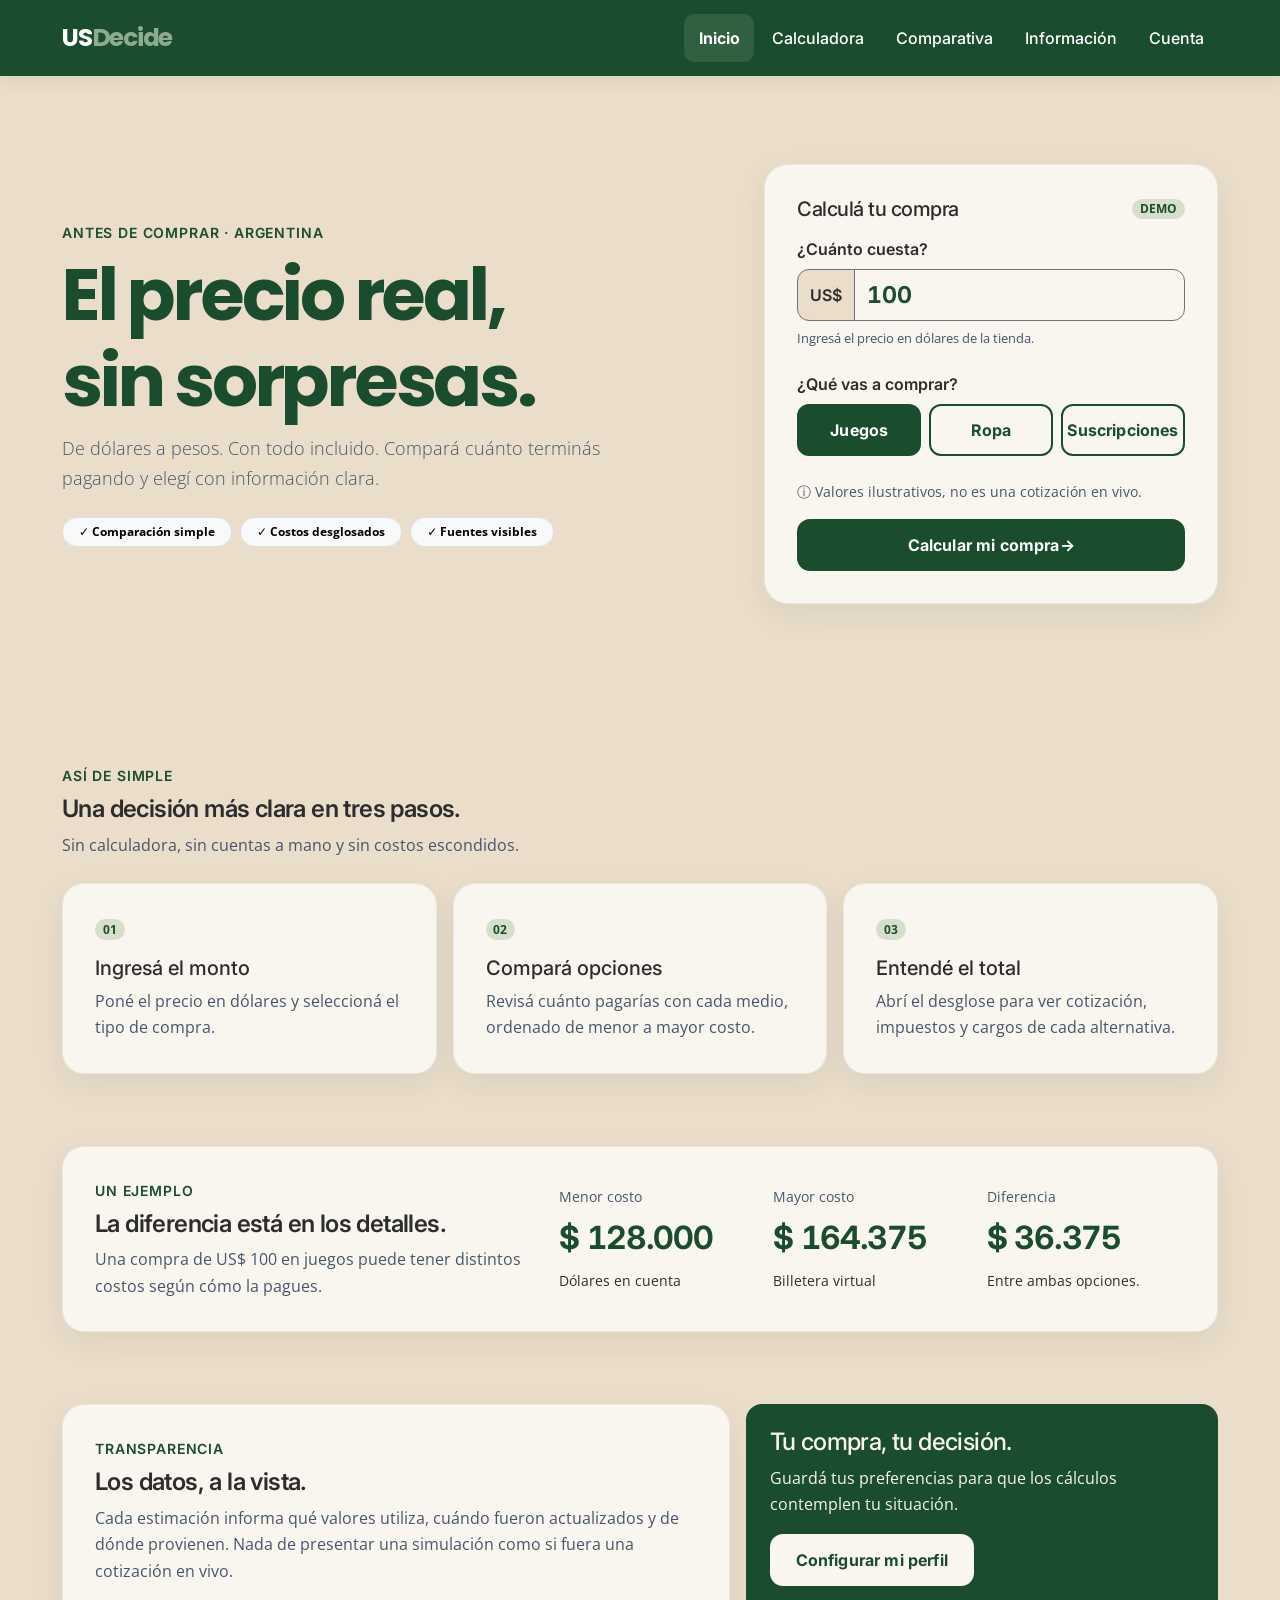
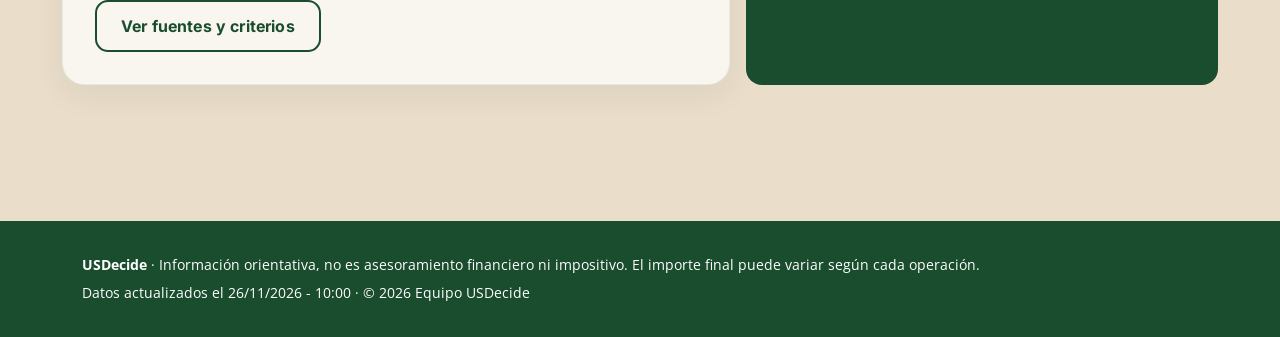
<file: index.html>
<!DOCTYPE html>
<html lang="es">
<head>
  <meta charset="utf-8">
  <meta name="viewport" content="width=device-width, initial-scale=1">
  <title>USDecide | El precio real, sin sorpresas</title>
  <meta name="description" content="Calculá cuánto cuesta realmente una compra en dólares desde Argentina y compará medios de pago con impuestos y cargos incluidos.">
  <meta name="theme-color" content="#1A4D2E">
  <link rel="icon" href="assets/img/favicon.svg" type="image/svg+xml">
  <link rel="preconnect" href="https://fonts.googleapis.com">
  <link rel="preconnect" href="https://fonts.gstatic.com" crossorigin>
  <link href="https://fonts.googleapis.com/css2?family=Inter:wght@500;600;700&amp;family=Open+Sans:wght@400;600&amp;family=Poppins:wght@700&amp;display=swap" rel="stylesheet">
  <link href="https://cdn.jsdelivr.net/npm/bootstrap@5.3.8/dist/css/bootstrap.min.css" rel="stylesheet" integrity="sha384-sRIl4kxILFvY47J16cr9ZwB07vP4J8+LH7qKQnuqkuIAvNWLzeN8tE5YBujZqJLB" crossorigin="anonymous">
  <link href="assets/css/styles.css" rel="stylesheet">
</head>
<body>
  <a class="skip-link visually-hidden-focusable" href="#contenido">Saltar al contenido</a>

  <header>
    <nav class="navbar navbar-expand-lg navbar-usd" data-bs-theme="dark" aria-label="Navegación principal">
      <div class="container">
        <a class="navbar-brand" href="index.html">US<span>Decide</span></a>
        <button class="navbar-toggler" type="button" data-bs-toggle="collapse" data-bs-target="#menuPrincipal" aria-controls="menuPrincipal" aria-expanded="false" aria-label="Abrir o cerrar el menú"><span class="navbar-toggler-icon"></span></button>
        <div class="collapse navbar-collapse" id="menuPrincipal">
          <ul class="navbar-nav ms-auto">
            <li class="nav-item"><a class="nav-link" href="index.html" aria-current="page">Inicio</a></li>
            <li class="nav-item"><a class="nav-link" href="secciones/calculadora.html">Calculadora</a></li>
            <li class="nav-item"><a class="nav-link" href="secciones/comparativa.html">Comparativa</a></li>
            <li class="nav-item"><a class="nav-link" href="secciones/transparencia.html">Información</a></li>
            <li class="nav-item"><a class="nav-link" href="secciones/perfil.html">Cuenta</a></li>
          </ul>
        </div>
      </div>
    </nav>
  </header>

  <main id="contenido">
    <section class="hero" aria-labelledby="titulo-hero">
      <div class="container">
        <div class="row align-items-center g-4 g-xl-5">
          <div class="col-lg-7">
            <p class="eyebrow">ANTES DE COMPRAR · ARGENTINA</p>
            <h1 id="titulo-hero">El precio real,<br class="d-none d-sm-block"> sin sorpresas.</h1>
            <p class="lead">De dólares a pesos. Con todo incluido. Compará cuánto terminás pagando y elegí con información clara.</p>
            <div class="d-flex flex-wrap gap-2 mt-4">
              <span class="badge rounded-pill text-bg-light border px-3 py-2" style="color:#1a4d2e">✓ Comparación simple</span>
              <span class="badge rounded-pill text-bg-light border px-3 py-2" style="color:#1a4d2e">✓ Costos desglosados</span>
              <span class="badge rounded-pill text-bg-light border px-3 py-2" style="color:#1a4d2e">✓ Fuentes visibles</span>
            </div>
          </div>
          <div class="col-lg-5">
            <section class="usd-card calculadora-inicio" aria-labelledby="titulo-calculo-inicio">
              <div class="d-flex align-items-center justify-content-between mb-3">
                <h2 id="titulo-calculo-inicio" class="h5 mb-0">Calculá tu compra</h2>
                <span class="badge rounded-pill" style="background:#d7dfcb;color:#1a4d2e">DEMO</span>
              </div>
              <form id="formInicio" novalidate>
                <label for="montoInicio" class="form-label">¿Cuánto cuesta?</label>
                <div class="input-group mb-2">
                  <span class="input-group-text">US$</span>
                  <input class="form-control input-monto" type="number" id="montoInicio" min="0.01" max="100000" step="0.01" value="100" inputmode="decimal" placeholder="100,00" required>
                </div>
                <div class="form-text mb-4">Ingresá el precio en dólares de la tienda.</div>
                <fieldset class="mb-4">
                  <legend class="form-label fs-6">¿Qué vas a comprar?</legend>
                  <div class="categorias" id="categoriasInicio">
                    <button class="btn btn-usd" type="button" data-categoria="juegos" aria-pressed="true">Juegos</button>
                    <button class="btn btn-usd-outline" type="button" data-categoria="ropa" aria-pressed="false">Ropa</button>
                    <button class="btn btn-usd-outline" type="button" data-categoria="suscripciones" aria-pressed="false">Suscripciones</button>
                  </div>
                </fieldset>
                <p class="small text-muted-usd mb-3"><span aria-hidden="true">ⓘ</span> Valores ilustrativos, no es una cotización en vivo.</p>
                <div id="mensajeInicio" class="aviso mb-2" role="alert" hidden></div>
                <button class="btn btn-usd w-100" type="submit">Calcular mi compra <span aria-hidden="true">→</span></button>
              </form>
            </section>
          </div>
        </div>
      </div>
    </section>

    <section class="seccion" aria-labelledby="titulo-pasos">
      <div class="container">
        <div class="row align-items-end g-3 mb-4">
          <div class="col-md-8">
            <p class="eyebrow mb-2">ASÍ DE SIMPLE</p>
            <h2 id="titulo-pasos" class="mb-2">Una decisión más clara en tres pasos.</h2>
            <p class="text-muted-usd mb-0">Sin calculadora, sin cuentas a mano y sin costos escondidos.</p>
          </div>
        </div>
        <div class="row g-3">
          <div class="col-md-4">
            <article class="usd-card h-100">
              <span class="badge rounded-pill mb-3" style="background:#d7dfcb;color:#1a4d2e">01</span>
              <h3 class="h5">Ingresá el monto</h3>
              <p class="mb-0 text-muted-usd">Poné el precio en dólares y seleccioná el tipo de compra.</p>
            </article>
          </div>
          <div class="col-md-4">
            <article class="usd-card h-100">
              <span class="badge rounded-pill mb-3" style="background:#d7dfcb;color:#1a4d2e">02</span>
              <h3 class="h5">Compará opciones</h3>
              <p class="mb-0 text-muted-usd">Revisá cuánto pagarías con cada medio, ordenado de menor a mayor costo.</p>
            </article>
          </div>
          <div class="col-md-4">
            <article class="usd-card h-100">
              <span class="badge rounded-pill mb-3" style="background:#d7dfcb;color:#1a4d2e">03</span>
              <h3 class="h5">Entendé el total</h3>
              <p class="mb-0 text-muted-usd">Abrí el desglose para ver cotización, impuestos y cargos de cada alternativa.</p>
            </article>
          </div>
        </div>
      </div>
    </section>

    <section class="seccion pt-0" aria-labelledby="titulo-ejemplo">
      <div class="container">
        <div class="usd-card">
          <div class="row align-items-center g-4">
            <div class="col-lg-5">
              <p class="eyebrow mb-2">UN EJEMPLO</p>
              <h2 id="titulo-ejemplo">La diferencia está en los detalles.</h2>
              <p class="text-muted-usd mb-0">Una compra de US$ 100 en juegos puede tener distintos costos según cómo la pagues.</p>
            </div>
            <div class="col-lg-7">
              <div class="row g-3">
                <div class="col-6 col-md-4">
                  <p class="small text-muted-usd mb-1">Menor costo</p>
                  <p class="ejemplo-numero mb-1" id="ejemploMin">—</p>
                  <p class="small mb-0" id="ejemploMinMedio"></p>
                </div>
                <div class="col-6 col-md-4">
                  <p class="small text-muted-usd mb-1">Mayor costo</p>
                  <p class="ejemplo-numero mb-1" id="ejemploMax">—</p>
                  <p class="small mb-0" id="ejemploMaxMedio"></p>
                </div>
                <div class="col-12 col-md-4">
                  <p class="small text-muted-usd mb-1">Diferencia</p>
                  <p class="ejemplo-numero mb-1" id="ejemploAhorro">—</p>
                  <p class="small mb-0">Entre ambas opciones.</p>
                </div>
              </div>
            </div>
          </div>
        </div>
      </div>
    </section>

    <section class="seccion pt-0" aria-labelledby="titulo-confianza">
      <div class="container">
        <div class="row g-3">
          <div class="col-md-7">
            <div class="usd-card h-100">
              <p class="eyebrow mb-2">TRANSPARENCIA</p>
              <h2 id="titulo-confianza">Los datos, a la vista.</h2>
              <p class="text-muted-usd">Cada estimación informa qué valores utiliza, cuándo fueron actualizados y de dónde provienen. Nada de presentar una simulación como si fuera una cotización en vivo.</p>
              <a class="btn btn-usd-outline" href="secciones/transparencia.html">Ver fuentes y criterios</a>
            </div>
          </div>
          <div class="col-md-5">
            <div class="h-100 rounded-4 p-4" style="background:#1a4d2e;color:#f9f6f0">
              <h2 class="h4" style="color:#f9f6f0">Tu compra, tu decisión.</h2>
              <p class="mb-3">Guardá tus preferencias para que los cálculos contemplen tu situación.</p>
              <a class="btn btn-usd-claro" href="secciones/perfil.html">Configurar mi perfil</a>
            </div>
          </div>
        </div>
      </div>
    </section>
  </main>

  <nav class="bottom-app-nav" aria-label="Navegación de la aplicación">
    <a href="index.html" aria-current="page"><svg viewBox="0 0 24 24" fill="none" stroke-width="1.8" stroke-linecap="round" stroke-linejoin="round" aria-hidden="true"><path d="m3 10 9-7 9 7v10a1 1 0 0 1-1 1h-6v-7h-4v7H4a1 1 0 0 1-1-1z"/></svg><span>Calcular</span></a>
    <a href="secciones/comparativa.html"><svg viewBox="0 0 24 24" fill="none" stroke-width="1.8" stroke-linecap="round" stroke-linejoin="round" aria-hidden="true"><path d="M4 19V5m0 14h16M8 15l3-4 3 2 5-7"/></svg><span>Comparar</span></a>
    <a href="secciones/transparencia.html"><svg viewBox="0 0 24 24" fill="none" stroke-width="1.8" stroke-linecap="round" stroke-linejoin="round" aria-hidden="true"><path d="M4 5h16v14H4zM8 9h8M8 13h8M8 16h5"/></svg><span>Info</span></a>
    <a href="secciones/perfil.html"><svg viewBox="0 0 24 24" fill="none" stroke-width="1.8" stroke-linecap="round" stroke-linejoin="round" aria-hidden="true"><circle cx="12" cy="8" r="4"/><path d="M4 21a8 8 0 0 1 16 0"/></svg><span>Cuenta</span></a>
  </nav>

  <footer class="pie-usd">
    <div class="container">
      <p class="mb-1"><strong>USDecide</strong> · Información orientativa, no es asesoramiento financiero ni impositivo. El importe final puede variar según cada operación.</p>
      <p class="mb-0">Datos actualizados el <span id="fechaPie"></span> · &copy; <span id="anioPie">2026</span> Equipo USDecide</p>
    </div>
  </footer>

  <script src="https://cdn.jsdelivr.net/npm/bootstrap@5.3.8/dist/js/bootstrap.bundle.min.js" integrity="sha384-FKyoEForCGlyvwx9Hj09JcYn3nv7wiPVlz7YYwJrWVcXK/BmnVDxM+D2scQbITxI" crossorigin="anonymous"></script>
  <script src="assets/js/data.js"></script>
  <script src="assets/js/calculo.js"></script>
  <script src="assets/js/main.js"></script>
  <script src="assets/js/index.js"></script>
</body>
</html>
</file>
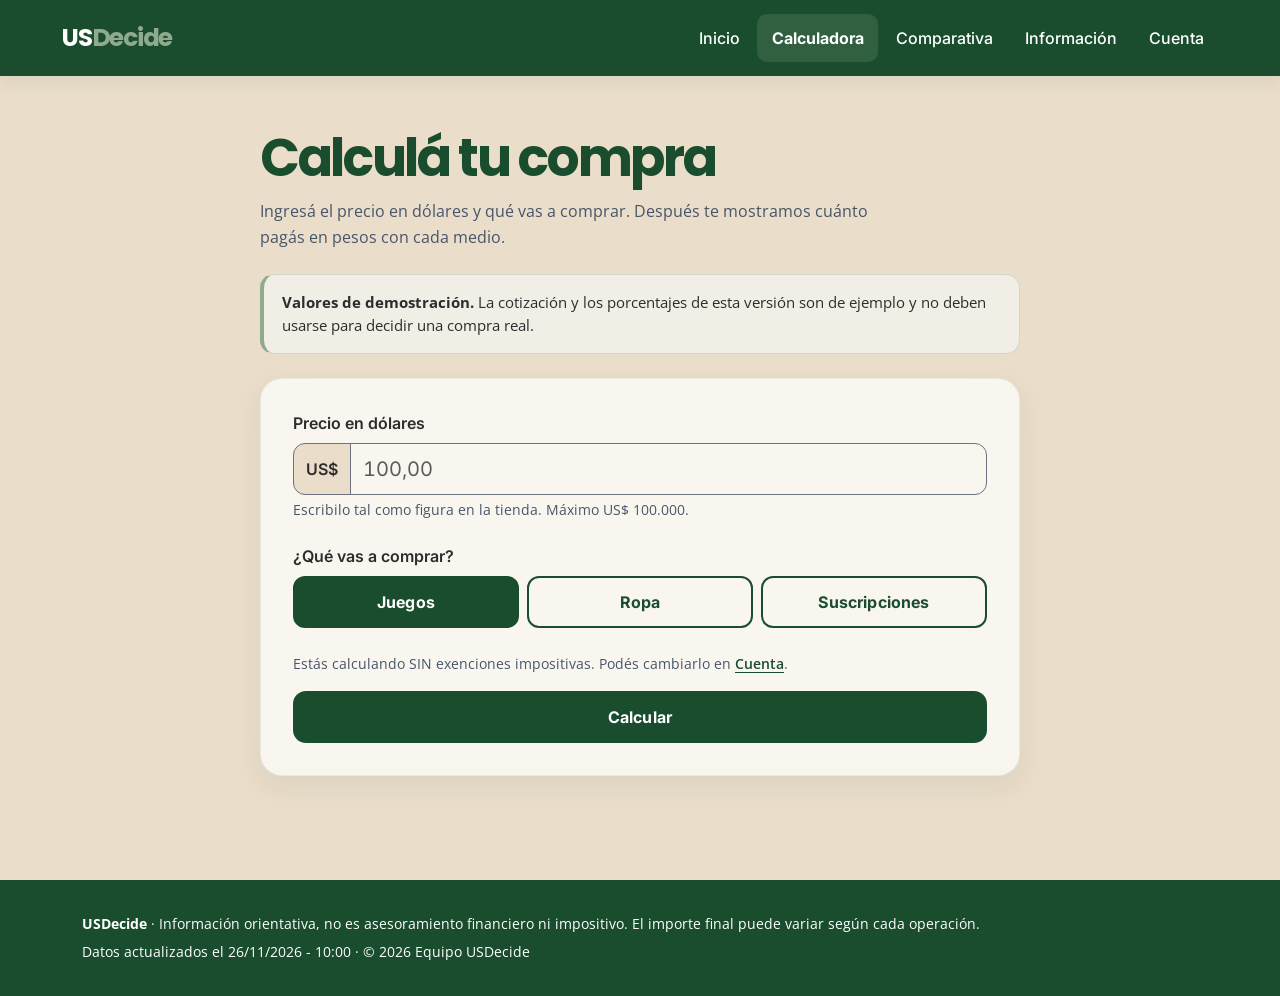
<file: secciones/calculadora.html>
<!DOCTYPE html>
<html lang="es">
<head>
  <meta charset="utf-8">
  <meta name="viewport" content="width=device-width, initial-scale=1">
  <title>Calculadora | USDecide</title>
  <meta name="description" content="Ingresá el precio en dólares y el tipo de compra para estimar el costo final en pesos.">
  <meta name="theme-color" content="#1A4D2E">
  <link rel="icon" href="../assets/img/favicon.svg" type="image/svg+xml">
  <link rel="preconnect" href="https://fonts.googleapis.com">
  <link rel="preconnect" href="https://fonts.gstatic.com" crossorigin>
  <link href="https://fonts.googleapis.com/css2?family=Inter:wght@500;600;700&amp;family=Open+Sans:wght@400;600&amp;family=Poppins:wght@700&amp;display=swap" rel="stylesheet">
  <link href="https://cdn.jsdelivr.net/npm/bootstrap@5.3.8/dist/css/bootstrap.min.css" rel="stylesheet" integrity="sha384-sRIl4kxILFvY47J16cr9ZwB07vP4J8+LH7qKQnuqkuIAvNWLzeN8tE5YBujZqJLB" crossorigin="anonymous">
  <link href="../assets/css/styles.css" rel="stylesheet">
</head>
<body>
  <a class="skip-link visually-hidden-focusable" href="#contenido">Saltar al contenido</a>

  <header>
    <nav class="navbar navbar-expand-lg navbar-usd" data-bs-theme="dark" aria-label="Navegación principal">
      <div class="container">
        <a class="navbar-brand" href="../index.html">US<span>Decide</span></a>
        <button class="navbar-toggler" type="button" data-bs-toggle="collapse" data-bs-target="#menuPrincipal" aria-controls="menuPrincipal" aria-expanded="false" aria-label="Abrir o cerrar el menú"><span class="navbar-toggler-icon"></span></button>
        <div class="collapse navbar-collapse" id="menuPrincipal">
          <ul class="navbar-nav ms-auto">
            <li class="nav-item"><a class="nav-link" href="../index.html" >Inicio</a></li>
            <li class="nav-item"><a class="nav-link" href="calculadora.html" aria-current="page">Calculadora</a></li>
            <li class="nav-item"><a class="nav-link" href="comparativa.html" >Comparativa</a></li>
            <li class="nav-item"><a class="nav-link" href="transparencia.html" >Información</a></li>
            <li class="nav-item"><a class="nav-link" href="perfil.html" >Cuenta</a></li>
          </ul>
        </div>
      </div>
    </nav>
  </header>

  <main id="contenido">
    <div class="container py-4">
      <div class="contenedor-angosto">
        <h1 class="mb-2">Calculá tu compra</h1>
        <p class="mb-4">Ingresá el precio en dólares y qué vas a comprar. Después te mostramos cuánto pagás en pesos con cada medio.</p>
        <div class="aviso mb-4" data-aviso-demo>
          <strong>Valores de demostración.</strong> La cotización y los porcentajes de esta versión son de ejemplo y no deben usarse para decidir una compra real.
        </div>

        <form id="formCalculo" class="usd-card" novalidate>
          <div class="mb-4">
            <label for="monto" class="form-label">Precio en dólares</label>
            <div class="input-group has-validation">
              <span class="input-group-text" id="prefijoUsd">US$</span>
              <input type="number" class="form-control input-monto" id="monto" name="monto" inputmode="decimal" min="0.01" max="100000" step="0.01" placeholder="100,00" required aria-describedby="ayudaMonto errorMonto">
              <div class="invalid-feedback" id="errorMonto"></div>
            </div>
            <div id="ayudaMonto" class="form-text">Escribilo tal como figura en la tienda. Máximo US$ 100.000.</div>
          </div>

          <fieldset class="mb-4">
            <legend class="form-label fs-6">¿Qué vas a comprar?</legend>
            <div class="categorias" id="categorias" role="group" aria-label="Tipo de compra"></div>
          </fieldset>

          <p class="small text-muted-usd mb-3"><span id="estadoExencion"></span> Podés cambiarlo en <a href="perfil.html">Cuenta</a>.</p>

          <div id="mensajeForm" role="status" aria-live="polite" hidden></div>

          <button type="submit" id="botonCalcular" class="btn btn-usd w-100">Calcular</button>
        </form>
      </div>
    </div>
  </main>

  <nav class="bottom-app-nav" aria-label="Navegación de la aplicación">
    <a href="../index.html" aria-current="page">
      <svg viewBox="0 0 24 24" fill="none" stroke-width="1.8" stroke-linecap="round" stroke-linejoin="round" aria-hidden="true"><path d="m3 10 9-7 9 7v10a1 1 0 0 1-1 1h-6v-7h-4v7H4a1 1 0 0 1-1-1z"/></svg><span>Calcular</span>
    </a>
    <a href="comparativa.html" >
      <svg viewBox="0 0 24 24" fill="none" stroke-width="1.8" stroke-linecap="round" stroke-linejoin="round" aria-hidden="true"><path d="M4 19V5m0 14h16M8 15l3-4 3 2 5-7"/></svg><span>Comparar</span>
    </a>
    <a href="transparencia.html" >
      <svg viewBox="0 0 24 24" fill="none" stroke-width="1.8" stroke-linecap="round" stroke-linejoin="round" aria-hidden="true"><path d="M4 5h16v14H4zM8 9h8M8 13h8M8 16h5"/></svg><span>Info</span>
    </a>
    <a href="perfil.html" >
      <svg viewBox="0 0 24 24" fill="none" stroke-width="1.8" stroke-linecap="round" stroke-linejoin="round" aria-hidden="true"><circle cx="12" cy="8" r="4"/><path d="M4 21a8 8 0 0 1 16 0"/></svg><span>Cuenta</span>
    </a>
  </nav>

  <footer class="pie-usd">
    <div class="container">
      <p class="mb-1"><strong>USDecide</strong> · Información orientativa, no es asesoramiento financiero ni impositivo. El importe final puede variar según cada operación.</p>
      <p class="mb-0">Datos actualizados el <span id="fechaPie"></span> · &copy; <span id="anioPie">2026</span> Equipo USDecide</p>
    </div>
  </footer>

  <script src="https://cdn.jsdelivr.net/npm/bootstrap@5.3.8/dist/js/bootstrap.bundle.min.js" integrity="sha384-FKyoEForCGlyvwx9Hj09JcYn3nv7wiPVlz7YYwJrWVcXK/BmnVDxM+D2scQbITxI" crossorigin="anonymous"></script>
  <script src="../assets/js/data.js"></script>
  <script src="../assets/js/calculo.js"></script>
  <script src="../assets/js/main.js"></script>
  <script src="../assets/js/calculadora.js"></script>
</body>
</html>
</file>
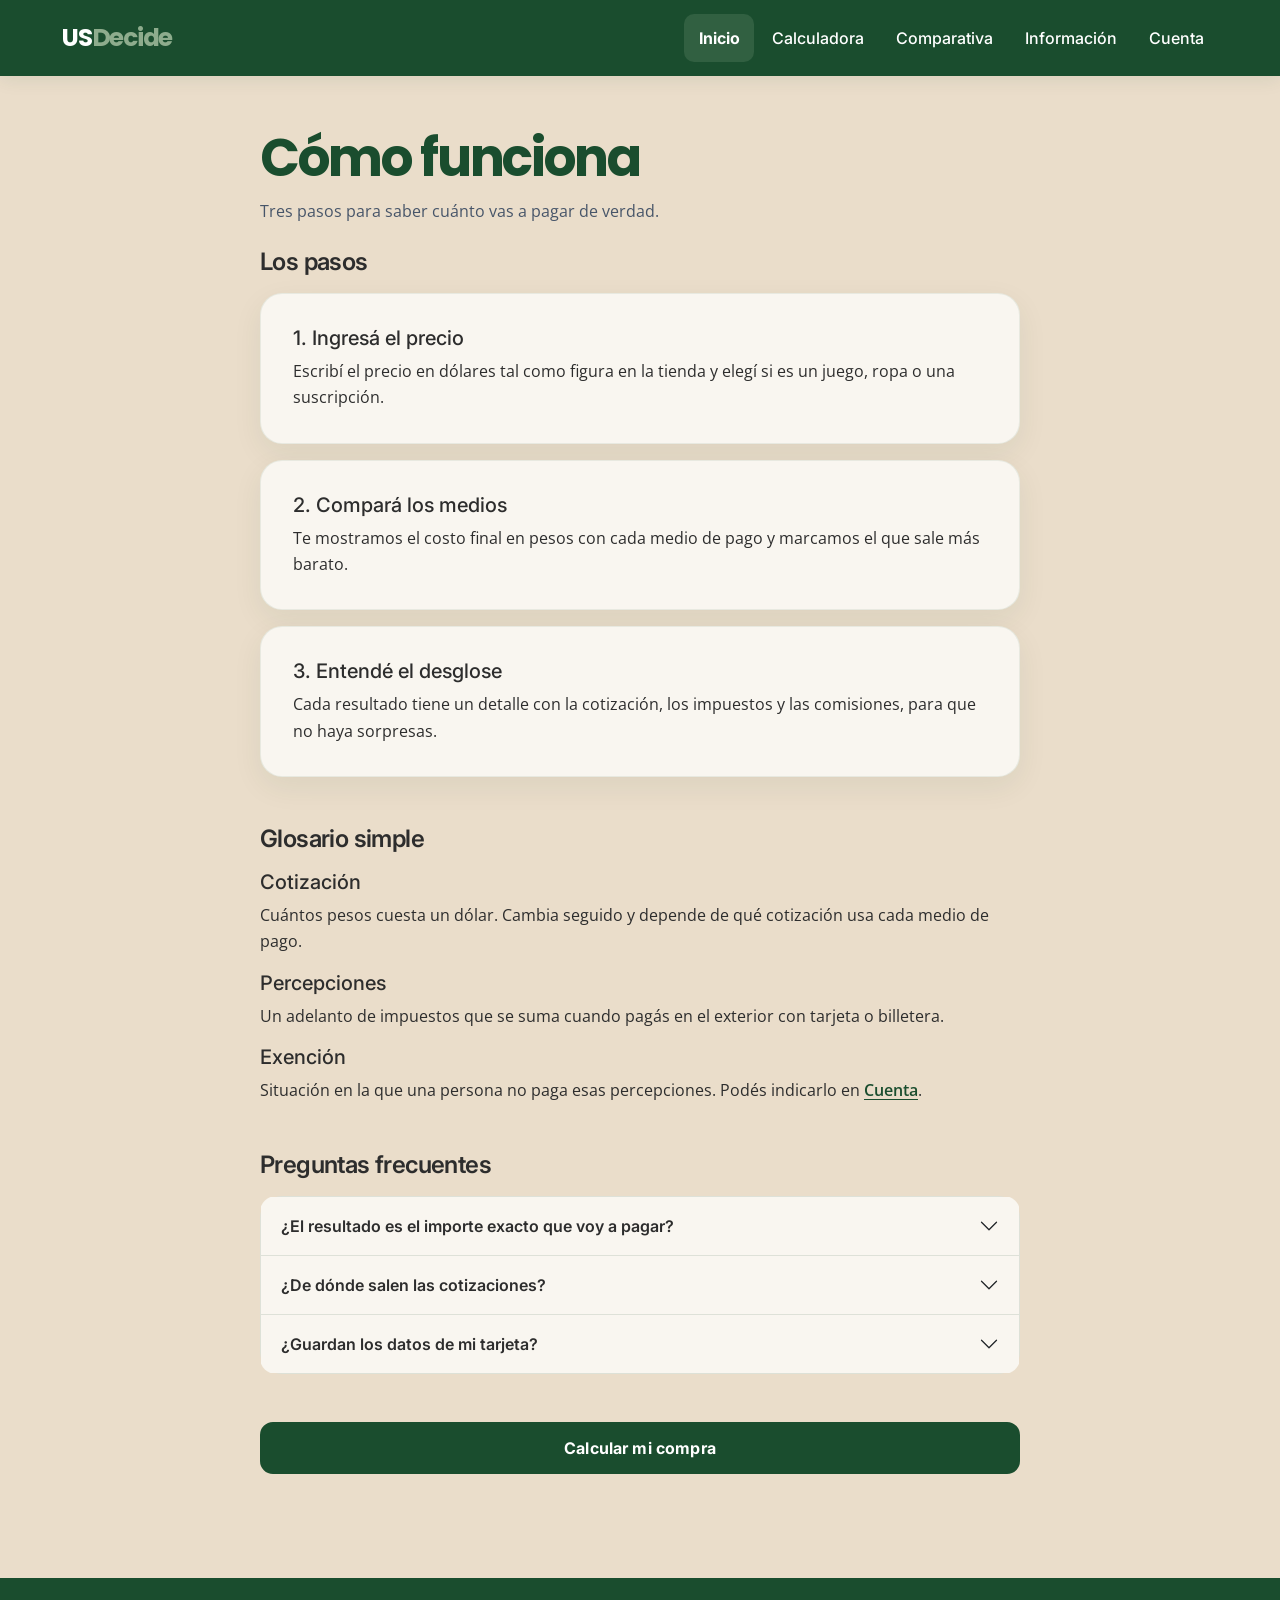
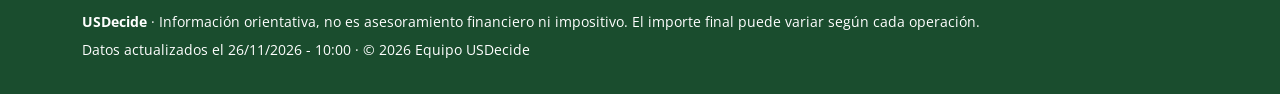
<file: secciones/como-funciona.html>
<!DOCTYPE html>
<html lang="es">
<head>
  <meta charset="utf-8">
  <meta name="viewport" content="width=device-width, initial-scale=1">
  <title>Cómo funciona | USDecide</title>
  <meta name="description" content="Los pasos, el glosario y las preguntas frecuentes de USDecide.">
  <meta name="theme-color" content="#1A4D2E">
  <link rel="icon" href="../assets/img/favicon.svg" type="image/svg+xml">
  <link rel="preconnect" href="https://fonts.googleapis.com">
  <link rel="preconnect" href="https://fonts.gstatic.com" crossorigin>
  <link href="https://fonts.googleapis.com/css2?family=Inter:wght@500;600;700&amp;family=Open+Sans:wght@400;600&amp;family=Poppins:wght@700&amp;display=swap" rel="stylesheet">
  <link href="https://cdn.jsdelivr.net/npm/bootstrap@5.3.8/dist/css/bootstrap.min.css" rel="stylesheet" integrity="sha384-sRIl4kxILFvY47J16cr9ZwB07vP4J8+LH7qKQnuqkuIAvNWLzeN8tE5YBujZqJLB" crossorigin="anonymous">
  <link href="../assets/css/styles.css" rel="stylesheet">
</head>
<body>
  <a class="skip-link visually-hidden-focusable" href="#contenido">Saltar al contenido</a>

  <header>
    <nav class="navbar navbar-expand-lg navbar-usd" data-bs-theme="dark" aria-label="Navegación principal">
      <div class="container">
        <a class="navbar-brand" href="../index.html">US<span>Decide</span></a>
        <button class="navbar-toggler" type="button" data-bs-toggle="collapse" data-bs-target="#menuPrincipal" aria-controls="menuPrincipal" aria-expanded="false" aria-label="Abrir o cerrar el menú"><span class="navbar-toggler-icon"></span></button>
        <div class="collapse navbar-collapse" id="menuPrincipal">
          <ul class="navbar-nav ms-auto">
            <li class="nav-item"><a class="nav-link" href="../index.html" aria-current="page">Inicio</a></li>
            <li class="nav-item"><a class="nav-link" href="calculadora.html" >Calculadora</a></li>
            <li class="nav-item"><a class="nav-link" href="comparativa.html" >Comparativa</a></li>
            <li class="nav-item"><a class="nav-link" href="transparencia.html" >Información</a></li>
            <li class="nav-item"><a class="nav-link" href="perfil.html" >Cuenta</a></li>
          </ul>
        </div>
      </div>
    </nav>
  </header>

  <main id="contenido">
    <div class="container py-4">
      <div class="contenedor-angosto">
        <h1 class="mb-2">Cómo funciona</h1>
        <p class="mb-4">Tres pasos para saber cuánto vas a pagar de verdad.</p>

        <section class="mb-5" aria-labelledby="titulo-pasos">
          <h2 id="titulo-pasos" class="mb-3">Los pasos</h2>
          <article class="usd-card mb-3">
            <h3 class="h5">1. Ingresá el precio</h3>
            <p class="mb-0">Escribí el precio en dólares tal como figura en la tienda y elegí si es un juego, ropa o una suscripción.</p>
          </article>
          <article class="usd-card mb-3">
            <h3 class="h5">2. Compará los medios</h3>
            <p class="mb-0">Te mostramos el costo final en pesos con cada medio de pago y marcamos el que sale más barato.</p>
          </article>
          <article class="usd-card">
            <h3 class="h5">3. Entendé el desglose</h3>
            <p class="mb-0">Cada resultado tiene un detalle con la cotización, los impuestos y las comisiones, para que no haya sorpresas.</p>
          </article>
        </section>

        <section class="mb-5" aria-labelledby="titulo-glosario">
          <h2 id="titulo-glosario" class="mb-3">Glosario simple</h2>
          <article class="mb-3">
            <h3 class="h5">Cotización</h3>
            <p class="mb-0">Cuántos pesos cuesta un dólar. Cambia seguido y depende de qué cotización usa cada medio de pago.</p>
          </article>
          <article class="mb-3">
            <h3 class="h5">Percepciones</h3>
            <p class="mb-0">Un adelanto de impuestos que se suma cuando pagás en el exterior con tarjeta o billetera.</p>
          </article>
          <article>
            <h3 class="h5">Exención</h3>
            <p class="mb-0">Situación en la que una persona no paga esas percepciones. Podés indicarlo en <a href="perfil.html">Cuenta</a>.</p>
          </article>
        </section>

        <section aria-labelledby="titulo-faq">
          <h2 id="titulo-faq" class="mb-3">Preguntas frecuentes</h2>
          <div class="accordion" id="acordeonFaq">
            <div class="accordion-item">
              <h3 class="accordion-header">
                <button class="accordion-button collapsed" type="button" data-bs-toggle="collapse" data-bs-target="#faq1" aria-expanded="false" aria-controls="faq1">¿El resultado es el importe exacto que voy a pagar?</button>
              </h3>
              <div id="faq1" class="accordion-collapse collapse" data-bs-parent="#acordeonFaq">
                <div class="accordion-body">No. Es una estimación orientativa. El importe final puede variar según la fecha de la operación y las condiciones de cada entidad.</div>
              </div>
            </div>
            <div class="accordion-item">
              <h3 class="accordion-header">
                <button class="accordion-button collapsed" type="button" data-bs-toggle="collapse" data-bs-target="#faq2" aria-expanded="false" aria-controls="faq2">¿De dónde salen las cotizaciones?</button>
              </h3>
              <div id="faq2" class="accordion-collapse collapse" data-bs-parent="#acordeonFaq">
                <div class="accordion-body">De fuentes oficiales de referencia. En la página de <a href="transparencia.html">Información</a> está el detalle y la fecha de la última actualización.</div>
              </div>
            </div>
            <div class="accordion-item">
              <h3 class="accordion-header">
                <button class="accordion-button collapsed" type="button" data-bs-toggle="collapse" data-bs-target="#faq3" aria-expanded="false" aria-controls="faq3">¿Guardan los datos de mi tarjeta?</button>
              </h3>
              <div id="faq3" class="accordion-collapse collapse" data-bs-parent="#acordeonFaq">
                <div class="accordion-body">Solo el alias y los últimos 4 dígitos, y se quedan en tu propio navegador. Nunca pedimos el número completo ni el CVV.</div>
              </div>
            </div>
          </div>
        </section>

        <div class="mt-5">
          <a class="btn btn-usd w-100" href="calculadora.html">Calcular mi compra</a>
        </div>
      </div>
    </div>
  </main>

  <nav class="bottom-app-nav" aria-label="Navegación de la aplicación">
    <a href="../index.html" aria-current="page">
      <svg viewBox="0 0 24 24" fill="none" stroke-width="1.8" stroke-linecap="round" stroke-linejoin="round" aria-hidden="true"><path d="m3 10 9-7 9 7v10a1 1 0 0 1-1 1h-6v-7h-4v7H4a1 1 0 0 1-1-1z"/></svg><span>Calcular</span>
    </a>
    <a href="comparativa.html" >
      <svg viewBox="0 0 24 24" fill="none" stroke-width="1.8" stroke-linecap="round" stroke-linejoin="round" aria-hidden="true"><path d="M4 19V5m0 14h16M8 15l3-4 3 2 5-7"/></svg><span>Comparar</span>
    </a>
    <a href="transparencia.html" >
      <svg viewBox="0 0 24 24" fill="none" stroke-width="1.8" stroke-linecap="round" stroke-linejoin="round" aria-hidden="true"><path d="M4 5h16v14H4zM8 9h8M8 13h8M8 16h5"/></svg><span>Info</span>
    </a>
    <a href="perfil.html" >
      <svg viewBox="0 0 24 24" fill="none" stroke-width="1.8" stroke-linecap="round" stroke-linejoin="round" aria-hidden="true"><circle cx="12" cy="8" r="4"/><path d="M4 21a8 8 0 0 1 16 0"/></svg><span>Cuenta</span>
    </a>
  </nav>

  <footer class="pie-usd">
    <div class="container">
      <p class="mb-1"><strong>USDecide</strong> · Información orientativa, no es asesoramiento financiero ni impositivo. El importe final puede variar según cada operación.</p>
      <p class="mb-0">Datos actualizados el <span id="fechaPie"></span> · &copy; <span id="anioPie">2026</span> Equipo USDecide</p>
    </div>
  </footer>

  <script src="https://cdn.jsdelivr.net/npm/bootstrap@5.3.8/dist/js/bootstrap.bundle.min.js" integrity="sha384-FKyoEForCGlyvwx9Hj09JcYn3nv7wiPVlz7YYwJrWVcXK/BmnVDxM+D2scQbITxI" crossorigin="anonymous"></script>
  <script src="../assets/js/data.js"></script>
  <script src="../assets/js/calculo.js"></script>
  <script src="../assets/js/main.js"></script>
</body>
</html>
</file>
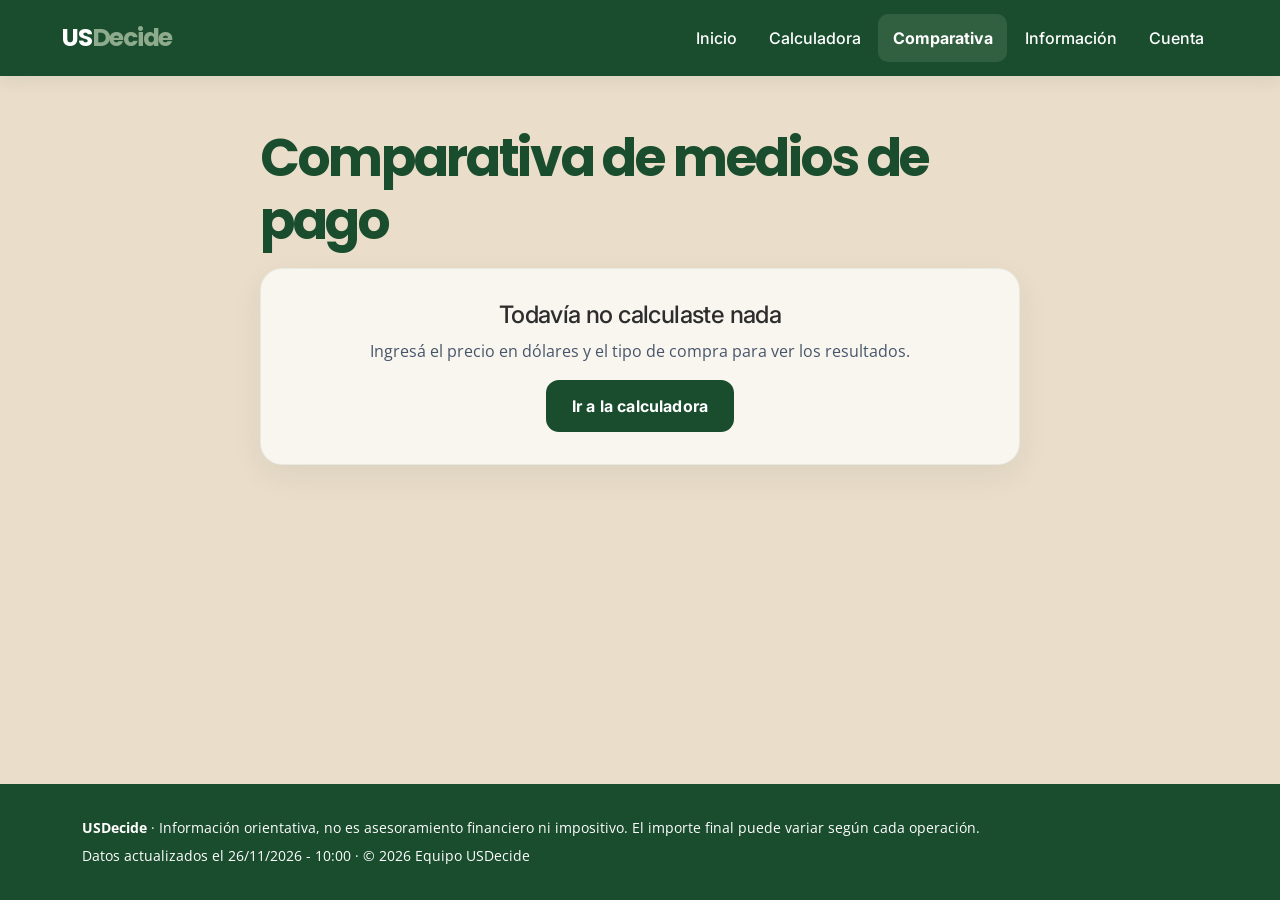
<file: secciones/comparativa.html>
<!DOCTYPE html>
<html lang="es">
<head>
  <meta charset="utf-8">
  <meta name="viewport" content="width=device-width, initial-scale=1">
  <title>Comparativa de medios de pago | USDecide</title>
  <meta name="description" content="Compará el costo final en pesos de cada medio de pago para una compra en dólares.">
  <meta name="theme-color" content="#1A4D2E">
  <link rel="icon" href="../assets/img/favicon.svg" type="image/svg+xml">
  <link rel="preconnect" href="https://fonts.googleapis.com">
  <link rel="preconnect" href="https://fonts.gstatic.com" crossorigin>
  <link href="https://fonts.googleapis.com/css2?family=Inter:wght@500;600;700&amp;family=Open+Sans:wght@400;600&amp;family=Poppins:wght@700&amp;display=swap" rel="stylesheet">
  <link href="https://cdn.jsdelivr.net/npm/bootstrap@5.3.8/dist/css/bootstrap.min.css" rel="stylesheet" integrity="sha384-sRIl4kxILFvY47J16cr9ZwB07vP4J8+LH7qKQnuqkuIAvNWLzeN8tE5YBujZqJLB" crossorigin="anonymous">
  <link href="../assets/css/styles.css" rel="stylesheet">
</head>
<body>
  <a class="skip-link visually-hidden-focusable" href="#contenido">Saltar al contenido</a>

  <header>
    <nav class="navbar navbar-expand-lg navbar-usd" data-bs-theme="dark" aria-label="Navegación principal">
      <div class="container">
        <a class="navbar-brand" href="../index.html">US<span>Decide</span></a>
        <button class="navbar-toggler" type="button" data-bs-toggle="collapse" data-bs-target="#menuPrincipal" aria-controls="menuPrincipal" aria-expanded="false" aria-label="Abrir o cerrar el menú"><span class="navbar-toggler-icon"></span></button>
        <div class="collapse navbar-collapse" id="menuPrincipal">
          <ul class="navbar-nav ms-auto">
            <li class="nav-item"><a class="nav-link" href="../index.html" >Inicio</a></li>
            <li class="nav-item"><a class="nav-link" href="calculadora.html" >Calculadora</a></li>
            <li class="nav-item"><a class="nav-link" href="comparativa.html" aria-current="page">Comparativa</a></li>
            <li class="nav-item"><a class="nav-link" href="transparencia.html" >Información</a></li>
            <li class="nav-item"><a class="nav-link" href="perfil.html" >Cuenta</a></li>
          </ul>
        </div>
      </div>
    </nav>
  </header>

  <main id="contenido">
    <div class="container py-4">
      <div class="contenedor-angosto">
        <h1 class="mb-3">Comparativa de medios de pago</h1>
        <div id="vacio" class="usd-card text-center" hidden>
          <h2 class="h4">Todavía no calculaste nada</h2>
          <p class="text-muted-usd">Ingresá el precio en dólares y el tipo de compra para ver los resultados.</p>
          <a class="btn btn-usd" href="calculadora.html">Ir a la calculadora</a>
        </div>

        <div id="contenidoComparativa">
          <div class="aviso mb-4" data-aviso-demo>
          <strong>Valores de demostración.</strong> La cotización y los porcentajes de esta versión son de ejemplo y no deben usarse para decidir una compra real.
        </div>
          <section class="usd-card mb-4" aria-labelledby="titulo-resumen">
            <h2 id="titulo-resumen" class="h6 text-muted-usd mb-1">Tu compra</h2>
            <p class="h4 mb-1" id="resumenCompra"></p>
            <p class="mb-2 small text-muted-usd" id="resumenCotizacion"></p>
            <a href="calculadora.html">Cambiar monto o categoría</a>
          </section>

          <section aria-labelledby="titulo-medios">
            <h2 id="titulo-medios" class="h4 mb-3">Cuánto pagás con cada medio</h2>
            <div id="listaMedios"></div>
          </section>

          <aside class="bloque-ahorro" id="bloqueAhorro" aria-labelledby="titulo-ahorro" hidden>
            <h2 id="titulo-ahorro" class="h6 mb-1">Ahorro estimado</h2>
            <p class="monto mb-1" id="montoAhorro"></p>
            <p class="mb-0" id="textoAhorro"></p>
          </aside>
        </div>
      </div>
    </div>
  </main>

  <nav class="bottom-app-nav" aria-label="Navegación de la aplicación">
    <a href="../index.html" >
      <svg viewBox="0 0 24 24" fill="none" stroke-width="1.8" stroke-linecap="round" stroke-linejoin="round" aria-hidden="true"><path d="m3 10 9-7 9 7v10a1 1 0 0 1-1 1h-6v-7h-4v7H4a1 1 0 0 1-1-1z"/></svg><span>Calcular</span>
    </a>
    <a href="comparativa.html" aria-current="page">
      <svg viewBox="0 0 24 24" fill="none" stroke-width="1.8" stroke-linecap="round" stroke-linejoin="round" aria-hidden="true"><path d="M4 19V5m0 14h16M8 15l3-4 3 2 5-7"/></svg><span>Comparar</span>
    </a>
    <a href="transparencia.html" >
      <svg viewBox="0 0 24 24" fill="none" stroke-width="1.8" stroke-linecap="round" stroke-linejoin="round" aria-hidden="true"><path d="M4 5h16v14H4zM8 9h8M8 13h8M8 16h5"/></svg><span>Info</span>
    </a>
    <a href="perfil.html" >
      <svg viewBox="0 0 24 24" fill="none" stroke-width="1.8" stroke-linecap="round" stroke-linejoin="round" aria-hidden="true"><circle cx="12" cy="8" r="4"/><path d="M4 21a8 8 0 0 1 16 0"/></svg><span>Cuenta</span>
    </a>
  </nav>

  <footer class="pie-usd">
    <div class="container">
      <p class="mb-1"><strong>USDecide</strong> · Información orientativa, no es asesoramiento financiero ni impositivo. El importe final puede variar según cada operación.</p>
      <p class="mb-0">Datos actualizados el <span id="fechaPie"></span> · &copy; <span id="anioPie">2026</span> Equipo USDecide</p>
    </div>
  </footer>

  <script src="https://cdn.jsdelivr.net/npm/bootstrap@5.3.8/dist/js/bootstrap.bundle.min.js" integrity="sha384-FKyoEForCGlyvwx9Hj09JcYn3nv7wiPVlz7YYwJrWVcXK/BmnVDxM+D2scQbITxI" crossorigin="anonymous"></script>
  <script src="../assets/js/data.js"></script>
  <script src="../assets/js/calculo.js"></script>
  <script src="../assets/js/main.js"></script>
  <script src="../assets/js/comparativa.js"></script>
</body>
</html>
</file>
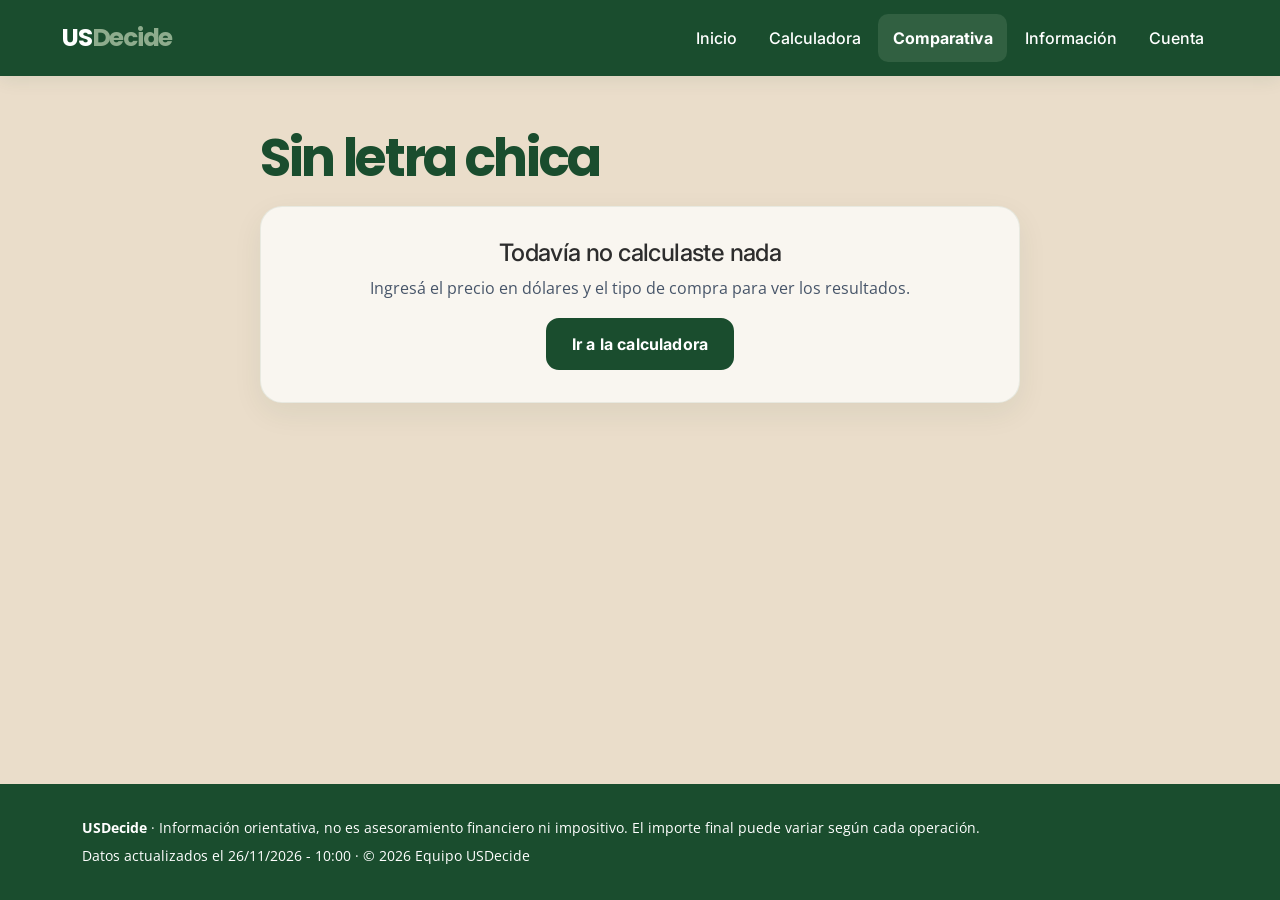
<file: secciones/desglose.html>
<!DOCTYPE html>
<html lang="es">
<head>
  <meta charset="utf-8">
  <meta name="viewport" content="width=device-width, initial-scale=1">
  <title>Desglose del costo | USDecide</title>
  <meta name="description" content="Mirá cómo se compone el importe final: cotización, impuestos y comisiones.">
  <meta name="theme-color" content="#1A4D2E">
  <link rel="icon" href="../assets/img/favicon.svg" type="image/svg+xml">
  <link rel="preconnect" href="https://fonts.googleapis.com">
  <link rel="preconnect" href="https://fonts.gstatic.com" crossorigin>
  <link href="https://fonts.googleapis.com/css2?family=Inter:wght@500;600;700&amp;family=Open+Sans:wght@400;600&amp;family=Poppins:wght@700&amp;display=swap" rel="stylesheet">
  <link href="https://cdn.jsdelivr.net/npm/bootstrap@5.3.8/dist/css/bootstrap.min.css" rel="stylesheet" integrity="sha384-sRIl4kxILFvY47J16cr9ZwB07vP4J8+LH7qKQnuqkuIAvNWLzeN8tE5YBujZqJLB" crossorigin="anonymous">
  <link href="../assets/css/styles.css" rel="stylesheet">
</head>
<body>
  <a class="skip-link visually-hidden-focusable" href="#contenido">Saltar al contenido</a>

  <header>
    <nav class="navbar navbar-expand-lg navbar-usd" data-bs-theme="dark" aria-label="Navegación principal">
      <div class="container">
        <a class="navbar-brand" href="../index.html">US<span>Decide</span></a>
        <button class="navbar-toggler" type="button" data-bs-toggle="collapse" data-bs-target="#menuPrincipal" aria-controls="menuPrincipal" aria-expanded="false" aria-label="Abrir o cerrar el menú"><span class="navbar-toggler-icon"></span></button>
        <div class="collapse navbar-collapse" id="menuPrincipal">
          <ul class="navbar-nav ms-auto">
            <li class="nav-item"><a class="nav-link" href="../index.html" >Inicio</a></li>
            <li class="nav-item"><a class="nav-link" href="calculadora.html" >Calculadora</a></li>
            <li class="nav-item"><a class="nav-link" href="comparativa.html" aria-current="page">Comparativa</a></li>
            <li class="nav-item"><a class="nav-link" href="transparencia.html" >Información</a></li>
            <li class="nav-item"><a class="nav-link" href="perfil.html" >Cuenta</a></li>
          </ul>
        </div>
      </div>
    </nav>
  </header>

  <main id="contenido">
    <div class="container py-4">
      <div class="contenedor-angosto">
        <h1 class="mb-3">Sin letra chica</h1>
        <div id="vacio" class="usd-card text-center" hidden>
          <h2 class="h4">Todavía no calculaste nada</h2>
          <p class="text-muted-usd">Ingresá el precio en dólares y el tipo de compra para ver los resultados.</p>
          <a class="btn btn-usd" href="calculadora.html">Ir a la calculadora</a>
        </div>

        <div id="contenidoDesglose">
          <div class="aviso mb-4" data-aviso-demo>
          <strong>Valores de demostración.</strong> La cotización y los porcentajes de esta versión son de ejemplo y no deben usarse para decidir una compra real.
        </div>
          <section class="usd-card mb-4" aria-labelledby="titulo-como">
            <p class="mb-0 text-muted-usd" id="subtituloCompra"></p>
            <h2 id="titulo-como" class="h4 mb-3"><span id="tituloMedio"></span>: ¿cómo se calculó?</h2>
            <div class="table-responsive">
              <table class="table tabla-desglose">
                <caption class="visually-hidden">Desglose del costo final en pesos</caption>
                <thead class="visually-hidden">
                  <tr><th scope="col">Concepto</th><th scope="col">Importe en pesos</th></tr>
                </thead>
                <tbody id="filasDesglose"></tbody>
              </table>
            </div>
            <p class="small text-muted-usd mt-3 mb-0">Estimación orientativa: el importe final puede variar según las condiciones de cada operación.</p>
          </section>

          <section class="mb-4" aria-labelledby="titulo-glosario">
            <h2 id="titulo-glosario" class="h5">¿Qué significa cada línea?</h2>
            <dl id="glosarioDesglose" class="mb-0"></dl>
          </section>

          <section class="mb-4" aria-labelledby="titulo-otros">
            <h2 id="titulo-otros" class="h5">Mirá el desglose de otro medio</h2>
            <ul class="list-group lista-limpia" id="otrosMedios"></ul>
          </section>

          <a class="btn btn-usd-outline w-100" href="comparativa.html">Volver a comparar</a>
        </div>
      </div>
    </div>
  </main>

  <nav class="bottom-app-nav" aria-label="Navegación de la aplicación">
    <a href="../index.html" >
      <svg viewBox="0 0 24 24" fill="none" stroke-width="1.8" stroke-linecap="round" stroke-linejoin="round" aria-hidden="true"><path d="m3 10 9-7 9 7v10a1 1 0 0 1-1 1h-6v-7h-4v7H4a1 1 0 0 1-1-1z"/></svg><span>Calcular</span>
    </a>
    <a href="comparativa.html" aria-current="page">
      <svg viewBox="0 0 24 24" fill="none" stroke-width="1.8" stroke-linecap="round" stroke-linejoin="round" aria-hidden="true"><path d="M4 19V5m0 14h16M8 15l3-4 3 2 5-7"/></svg><span>Comparar</span>
    </a>
    <a href="transparencia.html" >
      <svg viewBox="0 0 24 24" fill="none" stroke-width="1.8" stroke-linecap="round" stroke-linejoin="round" aria-hidden="true"><path d="M4 5h16v14H4zM8 9h8M8 13h8M8 16h5"/></svg><span>Info</span>
    </a>
    <a href="perfil.html" >
      <svg viewBox="0 0 24 24" fill="none" stroke-width="1.8" stroke-linecap="round" stroke-linejoin="round" aria-hidden="true"><circle cx="12" cy="8" r="4"/><path d="M4 21a8 8 0 0 1 16 0"/></svg><span>Cuenta</span>
    </a>
  </nav>

  <footer class="pie-usd">
    <div class="container">
      <p class="mb-1"><strong>USDecide</strong> · Información orientativa, no es asesoramiento financiero ni impositivo. El importe final puede variar según cada operación.</p>
      <p class="mb-0">Datos actualizados el <span id="fechaPie"></span> · &copy; <span id="anioPie">2026</span> Equipo USDecide</p>
    </div>
  </footer>

  <script src="https://cdn.jsdelivr.net/npm/bootstrap@5.3.8/dist/js/bootstrap.bundle.min.js" integrity="sha384-FKyoEForCGlyvwx9Hj09JcYn3nv7wiPVlz7YYwJrWVcXK/BmnVDxM+D2scQbITxI" crossorigin="anonymous"></script>
  <script src="../assets/js/data.js"></script>
  <script src="../assets/js/calculo.js"></script>
  <script src="../assets/js/main.js"></script>
  <script src="../assets/js/desglose.js"></script>
</body>
</html>
</file>
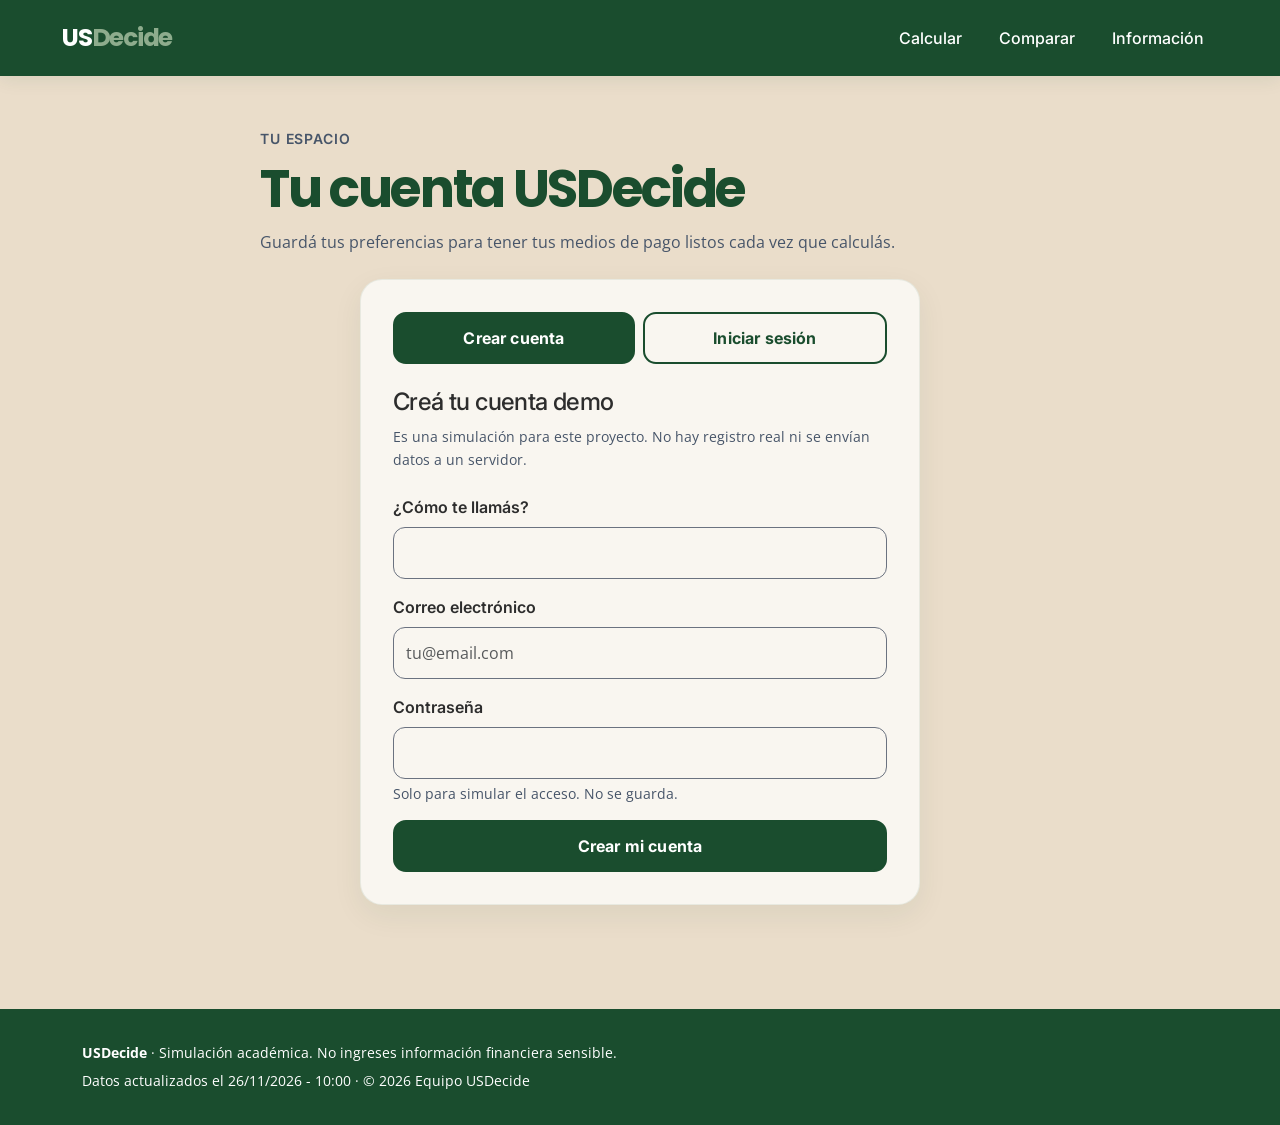
<file: secciones/perfil.html>
<!DOCTYPE html>
<html lang="es">
<head>
  <meta charset="utf-8">
  <meta name="viewport" content="width=device-width, initial-scale=1">
  <title>Mi cuenta | USDecide</title>
  <meta name="description" content="Creá tu cuenta demo y personalizá tus medios de pago en USDecide.">
  <meta name="theme-color" content="#1A4D2E">
  <link rel="icon" href="../assets/img/favicon.svg" type="image/svg+xml">
  <link rel="preconnect" href="https://fonts.googleapis.com">
  <link rel="preconnect" href="https://fonts.gstatic.com" crossorigin>
  <link href="https://fonts.googleapis.com/css2?family=Inter:wght@500;600;700&amp;family=Open+Sans:wght@400;600&amp;family=Poppins:wght@700&amp;display=swap" rel="stylesheet">
  <link href="https://cdn.jsdelivr.net/npm/bootstrap@5.3.8/dist/css/bootstrap.min.css" rel="stylesheet" integrity="sha384-sRIl4kxILFvY47J16cr9ZwB07vP4J8+LH7qKQnuqkuIAvNWLzeN8tE5YBujZqJLB" crossorigin="anonymous">
  <link href="../assets/css/styles.css" rel="stylesheet">
</head>
<body>
  <a class="skip-link visually-hidden-focusable" href="#contenido">Saltar al contenido</a>
  <header>
    <nav class="navbar navbar-expand-lg navbar-usd" data-bs-theme="dark" aria-label="Navegación principal">
      <div class="container">
        <a class="navbar-brand" href="../index.html">US<span>Decide</span></a>
        <div class="d-none d-md-flex align-items-center ms-auto gap-2"><a class="nav-link" href="../index.html">Calcular</a><a class="nav-link" href="comparativa.html">Comparar</a><a class="nav-link" href="transparencia.html">Información</a></div>
      </div>
    </nav>
  </header>
  <main id="contenido">
    <div class="container py-4">
      <div class="contenedor-angosto">
        <p class="eyebrow">TU ESPACIO</p>
        <h1 class="mb-2">Tu cuenta USDecide</h1>
        <p class="mb-4">Guardá tus preferencias para tener tus medios de pago listos cada vez que calculás.</p>

        <section id="accesoCuenta" class="usd-card cuenta-card" aria-labelledby="tituloAcceso">
          <div class="d-flex gap-2 mb-4" role="group" aria-label="Tipo de acceso">
            <button type="button" class="btn btn-usd flex-fill" id="modoRegistro" aria-pressed="true">Crear cuenta</button>
            <button type="button" class="btn btn-usd-outline flex-fill" id="modoIngreso" aria-pressed="false">Iniciar sesión</button>
          </div>
          <h2 id="tituloAcceso" class="h4 mb-2">Creá tu cuenta demo</h2>
          <p class="small text-muted-usd mb-4">Es una simulación para este proyecto. No hay registro real ni se envían datos a un servidor.</p>
          <form id="formCuenta" novalidate>
            <div class="mb-3" id="campoNombre">
              <label for="nombreCuenta" class="form-label">¿Cómo te llamás?</label>
              <input class="form-control" type="text" id="nombreCuenta" autocomplete="name" maxlength="40" required>
            </div>
            <div class="mb-3">
              <label for="emailCuenta" class="form-label">Correo electrónico</label>
              <input class="form-control" type="email" id="emailCuenta" autocomplete="email" maxlength="80" placeholder="tu@email.com" required>
            </div>
            <div class="mb-3">
              <label for="claveCuenta" class="form-label">Contraseña</label>
              <input class="form-control" type="password" id="claveCuenta" autocomplete="new-password" minlength="6" required>
              <div class="form-text">Solo para simular el acceso. No se guarda.</div>
            </div>
            <div id="mensajeCuenta" class="aviso mb-3" role="status" aria-live="polite" hidden></div>
            <button type="submit" class="btn btn-usd w-100" id="botonCuenta">Crear mi cuenta</button>
          </form>
        </section>

        <section id="panelCuenta" hidden>
          <div class="usd-card mb-3">
            <div class="d-flex align-items-center justify-content-between gap-3 flex-wrap">
              <div><p class="eyebrow mb-1">CUENTA DEMO</p><h2 class="h4 mb-1" id="saludoCuenta">Hola</h2><p class="small text-muted-usd mb-0" id="emailPerfil"></p></div>
              <button type="button" class="btn btn-usd-outline btn-sm" id="cerrarSesion">Cerrar sesión</button>
            </div>
          </div>
          <section class="usd-card mb-3" aria-labelledby="tituloMedios">
            <h2 id="tituloMedios" class="h4">Mis medios de pago</h2>
            <p class="small text-muted-usd">Elegí tu banco y las marcas de tarjeta que usás. No pedimos números de tarjeta, vencimiento ni código de seguridad.</p>
            <form id="formMedios">
              <div class="mb-3">
                <label for="banco" class="form-label">Banco o entidad</label>
                <select class="form-select" id="banco">
                  <option value="">Seleccionar banco</option>
                  <option>Banco Nación</option><option>Banco Galicia</option><option>Banco Santander</option><option>Banco BBVA</option><option>Banco Macro</option><option>Banco Ciudad</option><option>Banco Provincia</option><option>Brubank</option><option>Ualá</option><option>Mercado Pago</option><option>Otro / No especificar</option>
                </select>
              </div>
              <fieldset class="mb-3">
                <legend class="form-label fs-6">Tipo de tarjeta</legend>
                <div class="d-flex flex-wrap gap-2">
                  <label class="opcion-pago"><input type="checkbox" name="tipoTarjeta" value="Crédito"> Crédito</label>
                  <label class="opcion-pago"><input type="checkbox" name="tipoTarjeta" value="Débito"> Débito</label>
                  <label class="opcion-pago"><input type="checkbox" name="tipoTarjeta" value="Prepaga"> Prepaga</label>
                </div>
              </fieldset>
              <fieldset class="mb-3">
                <legend class="form-label fs-6">Marcas que usás</legend>
                <div class="grid-marcas">
                  <label class="marca-pago"><input type="checkbox" name="marcaTarjeta" value="Visa"><span>VISA</span></label>
                  <label class="marca-pago"><input type="checkbox" name="marcaTarjeta" value="Mastercard"><span>mastercard</span></label>
                  <label class="marca-pago"><input type="checkbox" name="marcaTarjeta" value="American Express"><span>AMEX</span></label>
                  <label class="marca-pago"><input type="checkbox" name="marcaTarjeta" value="Cabal"><span>Cabal</span></label>
                </div>
              </fieldset>
              <div class="mb-3">
                <label for="billetera" class="form-label">¿Usás billetera virtual?</label>
                <select class="form-select" id="billetera"><option value="">No seleccionar</option><option>Mercado Pago</option><option>Ualá</option><option>Personal Pay</option><option>Naranja X</option><option>Otra</option></select>
              </div>
              <div id="mensajeMedios" class="aviso mb-3" role="status" aria-live="polite" hidden></div>
              <button class="btn btn-usd w-100" type="submit">Guardar medios de pago</button>
            </form>
          </section>
          <section class="usd-card" aria-labelledby="tituloPreferencias">
            <h2 id="tituloPreferencias" class="h4">Preferencias de cálculo</h2>
            <form id="formPrefs">
              <div class="form-check form-switch form-switch-grande mb-2">
                <input class="form-check-input" type="checkbox" role="switch" id="exencion">
                <label class="form-check-label" for="exencion">Tengo exenciones impositivas</label>
              </div>
              <p class="small text-muted-usd mb-3">Si corresponde, la simulación contempla la exención en los medios donde aplica.</p>
              <div id="mensajePrefs" class="aviso mb-3" role="status" aria-live="polite" hidden></div>
              <button type="submit" class="btn btn-usd w-100">Guardar preferencias</button>
            </form>
          </section>
        </section>
      </div>
    </div>
  </main>
  <nav class="bottom-app-nav" aria-label="Navegación de la aplicación">
    <a href="../index.html"><svg viewBox="0 0 24 24" fill="none" stroke-width="1.8" stroke-linecap="round" stroke-linejoin="round" aria-hidden="true"><path d="m3 10 9-7 9 7v10a1 1 0 0 1-1 1h-6v-7h-4v7H4a1 1 0 0 1-1-1z"/></svg><span>Calcular</span></a>
    <a href="comparativa.html"><svg viewBox="0 0 24 24" fill="none" stroke-width="1.8" stroke-linecap="round" stroke-linejoin="round" aria-hidden="true"><path d="M4 19V5m0 14h16M8 15l3-4 3 2 5-7"/></svg><span>Comparar</span></a>
    <a href="transparencia.html"><svg viewBox="0 0 24 24" fill="none" stroke-width="1.8" stroke-linecap="round" stroke-linejoin="round" aria-hidden="true"><path d="M4 5h16v14H4zM8 9h8M8 13h8M8 16h5"/></svg><span>Info</span></a>
    <a href="perfil.html" aria-current="page"><svg viewBox="0 0 24 24" fill="none" stroke-width="1.8" stroke-linecap="round" stroke-linejoin="round" aria-hidden="true"><circle cx="12" cy="8" r="4"/><path d="M4 21a8 8 0 0 1 16 0"/></svg><span>Cuenta</span></a>
  </nav>
  <footer class="pie-usd"><div class="container"><p class="mb-1"><strong>USDecide</strong> · Simulación académica. No ingreses información financiera sensible.</p><p class="mb-0">Datos actualizados el <span id="fechaPie"></span> · &copy; <span id="anioPie">2026</span> Equipo USDecide</p></div></footer>
  <script src="https://cdn.jsdelivr.net/npm/bootstrap@5.3.8/dist/js/bootstrap.bundle.min.js" integrity="sha384-FKyoEForCGlyvwx9Hj09JcYn3nv7wiPVlz7YYwJrWVcXK/BmnVDxM+D2scQbITxI" crossorigin="anonymous"></script>
  <script src="../assets/js/data.js"></script><script src="../assets/js/calculo.js"></script><script src="../assets/js/main.js"></script><script src="../assets/js/perfil.js"></script>
</body>
</html>
</file>
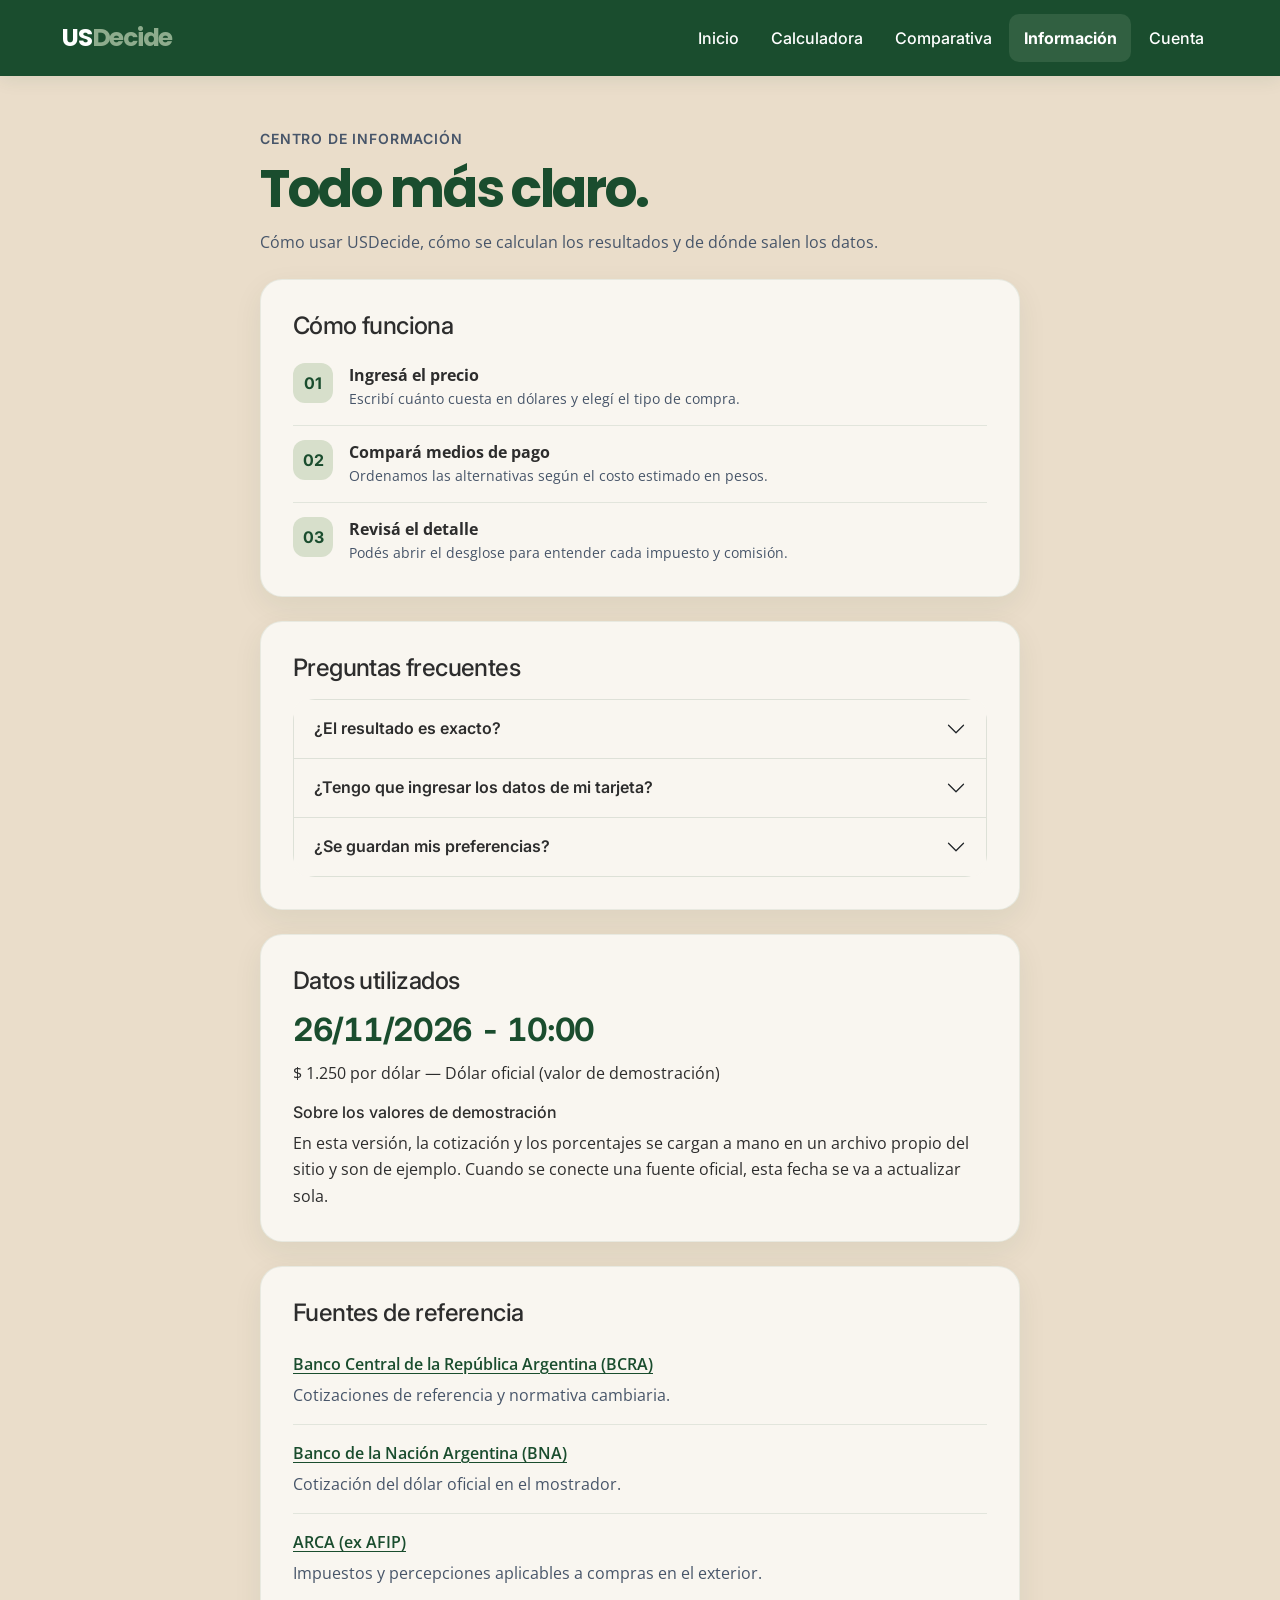
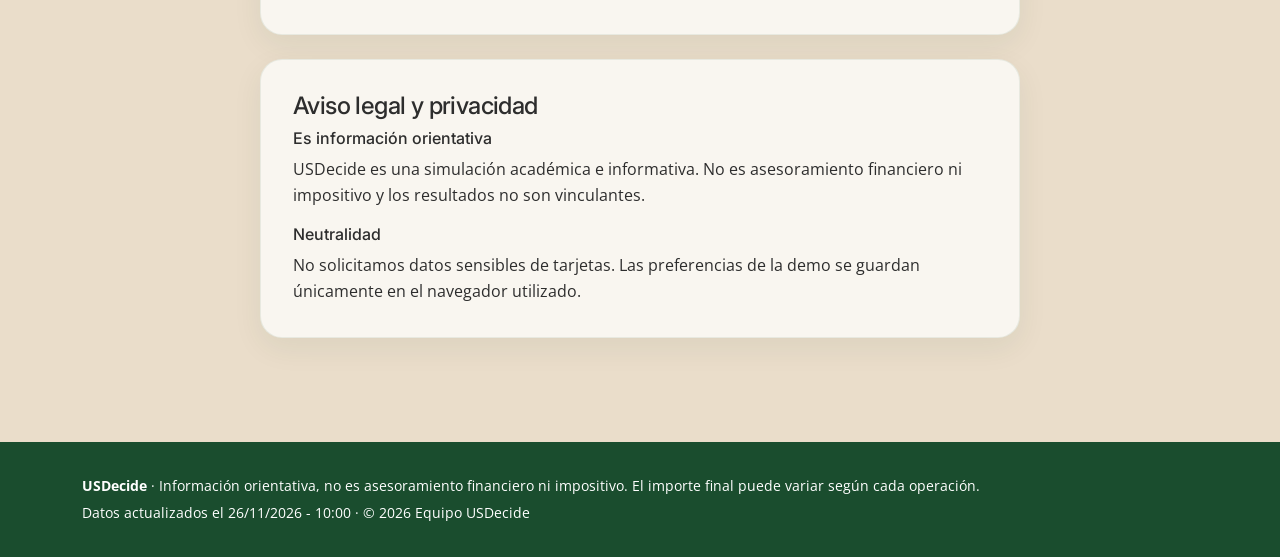
<file: secciones/transparencia.html>
<!DOCTYPE html>
<html lang="es">
<head>
  <meta charset="utf-8">
  <meta name="viewport" content="width=device-width, initial-scale=1">
  <title>Información | USDecide</title>
  <meta name="description" content="Cómo funciona USDecide, de dónde salen los datos y cuáles son sus límites.">
  <meta name="theme-color" content="#1A4D2E">
  <link rel="icon" href="../assets/img/favicon.svg" type="image/svg+xml">
  <link rel="preconnect" href="https://fonts.googleapis.com">
  <link rel="preconnect" href="https://fonts.gstatic.com" crossorigin>
  <link href="https://fonts.googleapis.com/css2?family=Inter:wght@500;600;700&amp;family=Open+Sans:wght@400;600&amp;family=Poppins:wght@700&amp;display=swap" rel="stylesheet">
  <link href="https://cdn.jsdelivr.net/npm/bootstrap@5.3.8/dist/css/bootstrap.min.css" rel="stylesheet" integrity="sha384-sRIl4kxILFvY47J16cr9ZwB07vP4J8+LH7qKQnuqkuIAvNWLzeN8tE5YBujZqJLB" crossorigin="anonymous">
  <link href="../assets/css/styles.css" rel="stylesheet">
</head>
<body>
  <a class="skip-link visually-hidden-focusable" href="#contenido">Saltar al contenido</a>

  <header>
    <nav class="navbar navbar-expand-lg navbar-usd" data-bs-theme="dark" aria-label="Navegación principal">
      <div class="container">
        <a class="navbar-brand" href="../index.html">US<span>Decide</span></a>
        <button class="navbar-toggler" type="button" data-bs-toggle="collapse" data-bs-target="#menuPrincipal" aria-controls="menuPrincipal" aria-expanded="false" aria-label="Abrir o cerrar el menú"><span class="navbar-toggler-icon"></span></button>
        <div class="collapse navbar-collapse" id="menuPrincipal">
          <ul class="navbar-nav ms-auto">
            <li class="nav-item"><a class="nav-link" href="../index.html" >Inicio</a></li>
            <li class="nav-item"><a class="nav-link" href="calculadora.html" >Calculadora</a></li>
            <li class="nav-item"><a class="nav-link" href="comparativa.html" >Comparativa</a></li>
            <li class="nav-item"><a class="nav-link" href="transparencia.html" aria-current="page">Información</a></li>
            <li class="nav-item"><a class="nav-link" href="perfil.html" >Cuenta</a></li>
          </ul>
        </div>
      </div>
    </nav>
  </header>

  <main id="contenido">
    <div class="container py-4">
      <div class="contenedor-angosto">
        <p class="eyebrow">CENTRO DE INFORMACIÓN</p>
        <h1 class="mb-2">Todo más claro.</h1>
        <p class="mb-4">Cómo usar USDecide, cómo se calculan los resultados y de dónde salen los datos.</p>

        <section class="usd-card mb-4" aria-labelledby="titulo-como">
          <h2 id="titulo-como" class="h4">Cómo funciona</h2>
          <div class="paso-info"><span>01</span><div><strong>Ingresá el precio</strong><p class="mb-0 small text-muted-usd">Escribí cuánto cuesta en dólares y elegí el tipo de compra.</p></div></div>
          <div class="paso-info"><span>02</span><div><strong>Compará medios de pago</strong><p class="mb-0 small text-muted-usd">Ordenamos las alternativas según el costo estimado en pesos.</p></div></div>
          <div class="paso-info"><span>03</span><div><strong>Revisá el detalle</strong><p class="mb-0 small text-muted-usd">Podés abrir el desglose para entender cada impuesto y comisión.</p></div></div>
        </section>
        <section class="usd-card mb-4" aria-labelledby="titulo-preguntas">
          <h2 id="titulo-preguntas" class="h4 mb-3">Preguntas frecuentes</h2>
          <div class="accordion" id="faqInfo">
            <div class="accordion-item"><h3 class="accordion-header"><button class="accordion-button collapsed" type="button" data-bs-toggle="collapse" data-bs-target="#pregunta1" aria-expanded="false" aria-controls="pregunta1">¿El resultado es exacto?</button></h3><div id="pregunta1" class="accordion-collapse collapse" data-bs-parent="#faqInfo"><div class="accordion-body">No. Es una simulación orientativa con valores de demostración. El importe real puede variar según la fecha y las condiciones de cada entidad.</div></div></div>
            <div class="accordion-item"><h3 class="accordion-header"><button class="accordion-button collapsed" type="button" data-bs-toggle="collapse" data-bs-target="#pregunta2" aria-expanded="false" aria-controls="pregunta2">¿Tengo que ingresar los datos de mi tarjeta?</button></h3><div id="pregunta2" class="accordion-collapse collapse" data-bs-parent="#faqInfo"><div class="accordion-body">No. Solo podés seleccionar banco, tipo y marca de tarjeta. Nunca solicitamos número, vencimiento ni código de seguridad.</div></div></div>
            <div class="accordion-item"><h3 class="accordion-header"><button class="accordion-button collapsed" type="button" data-bs-toggle="collapse" data-bs-target="#pregunta3" aria-expanded="false" aria-controls="pregunta3">¿Se guardan mis preferencias?</button></h3><div id="pregunta3" class="accordion-collapse collapse" data-bs-parent="#faqInfo"><div class="accordion-body">En esta demo quedan guardadas localmente en el navegador. No existe una cuenta real ni sincronización entre dispositivos.</div></div></div>
          </div>
        </section>

        <section class="usd-card mb-4" aria-labelledby="titulo-vigencia">
          <h2 id="titulo-vigencia" class="h4">Datos utilizados</h2>
          <p class="ejemplo-numero mb-1" id="fechaActualizacion"></p>
          <p class="mb-3" id="cotizacionVigente"></p>
          <h3 class="h6">Sobre los valores de demostración</h3>
          <p class="mb-0" data-aviso-demo>En esta versión, la cotización y los porcentajes se cargan a mano en un archivo propio del sitio y son de ejemplo. Cuando se conecte una fuente oficial, esta fecha se va a actualizar sola.</p>
        </section>

        <section class="usd-card mb-4" aria-labelledby="titulo-fuentes">
          <h2 id="titulo-fuentes" class="h4">Fuentes de referencia</h2>
          <ul class="lista-limpia" id="listaFuentes"></ul>
        </section>

        <section class="usd-card" aria-labelledby="titulo-legal">
          <h2 id="titulo-legal" class="h4">Aviso legal y privacidad</h2>
          <h3 class="h6">Es información orientativa</h3>
          <p>USDecide es una simulación académica e informativa. No es asesoramiento financiero ni impositivo y los resultados no son vinculantes.</p>
          <h3 class="h6">Neutralidad</h3>
          <p class="mb-0">No solicitamos datos sensibles de tarjetas. Las preferencias de la demo se guardan únicamente en el navegador utilizado.</p>
        </section>
      </div>
    </div>
  </main>

  <nav class="bottom-app-nav" aria-label="Navegación de la aplicación">
    <a href="../index.html" >
      <svg viewBox="0 0 24 24" fill="none" stroke-width="1.8" stroke-linecap="round" stroke-linejoin="round" aria-hidden="true"><path d="m3 10 9-7 9 7v10a1 1 0 0 1-1 1h-6v-7h-4v7H4a1 1 0 0 1-1-1z"/></svg><span>Calcular</span>
    </a>
    <a href="comparativa.html" >
      <svg viewBox="0 0 24 24" fill="none" stroke-width="1.8" stroke-linecap="round" stroke-linejoin="round" aria-hidden="true"><path d="M4 19V5m0 14h16M8 15l3-4 3 2 5-7"/></svg><span>Comparar</span>
    </a>
    <a href="transparencia.html" aria-current="page">
      <svg viewBox="0 0 24 24" fill="none" stroke-width="1.8" stroke-linecap="round" stroke-linejoin="round" aria-hidden="true"><path d="M4 5h16v14H4zM8 9h8M8 13h8M8 16h5"/></svg><span>Info</span>
    </a>
    <a href="perfil.html" >
      <svg viewBox="0 0 24 24" fill="none" stroke-width="1.8" stroke-linecap="round" stroke-linejoin="round" aria-hidden="true"><circle cx="12" cy="8" r="4"/><path d="M4 21a8 8 0 0 1 16 0"/></svg><span>Cuenta</span>
    </a>
  </nav>

  <footer class="pie-usd">
    <div class="container">
      <p class="mb-1"><strong>USDecide</strong> · Información orientativa, no es asesoramiento financiero ni impositivo. El importe final puede variar según cada operación.</p>
      <p class="mb-0">Datos actualizados el <span id="fechaPie"></span> · &copy; <span id="anioPie">2026</span> Equipo USDecide</p>
    </div>
  </footer>

  <script src="https://cdn.jsdelivr.net/npm/bootstrap@5.3.8/dist/js/bootstrap.bundle.min.js" integrity="sha384-FKyoEForCGlyvwx9Hj09JcYn3nv7wiPVlz7YYwJrWVcXK/BmnVDxM+D2scQbITxI" crossorigin="anonymous"></script>
  <script src="../assets/js/data.js"></script>
  <script src="../assets/js/calculo.js"></script>
  <script src="../assets/js/main.js"></script>
  <script src="../assets/js/transparencia.js"></script>
</body>
</html>
</file>
<file: assets/css/styles.css>
/* ==========================================================================
   USDecide - estilos propios (mobile first)
   Se carga DESPUÉS de Bootstrap 5.3.8 y sobrescribe sus variables.
   ========================================================================== */

/* --------------------------------------------------------------------------
   1. Tokens de diseño
   -------------------------------------------------------------------------- */
:root {
  /* Color */
  --usd-primary: #1a4d2e;        /* verde oscuro: header, CTAs, títulos */
  --usd-primary-hover: #133a22;
  --usd-secondary: #8eac8d;      /* verde suave: foco, badges, bordes activos */
  --usd-ink: #2d2d2d;            /* gris carbón: texto principal */
  --usd-muted: #475569;          /* gris slate (oscurecido para cumplir 4.5:1) */
  --usd-bg: #eaddca;             /* crema: fondo general */
  --usd-surface: #f9f6f0;        /* blanco roto: tarjetas e inputs */
  --usd-border: #e0e0e0;         /* borde tenue de tarjetas */
  --usd-input-border: #6b7280;   /* borde de inputs (contraste de componente) */
  --usd-danger: #9b1c1c;

  /* Tipografía */
  --usd-font-title: "Poppins", system-ui, -apple-system, "Segoe UI", sans-serif;
  --usd-font-head: "Inter", system-ui, -apple-system, "Segoe UI", sans-serif;
  --usd-font-body: "Open Sans", system-ui, -apple-system, "Segoe UI", sans-serif;

  /* Espaciado (escala de 4px) */
  --usd-space-1: 0.25rem;
  --usd-space-2: 0.5rem;
  --usd-space-3: 1rem;
  --usd-space-4: 1.5rem;
  --usd-space-5: 2rem;
  --usd-space-6: 3rem;

  /* Forma y elevación */
  --usd-radius-btn: 8px;
  --usd-radius-input: 6px;
  --usd-radius-card: 10px;
  --usd-shadow-card: 0 2px 10px rgba(0, 0, 0, 0.05);
  --usd-touch: 48px;             /* altura táctil mínima */

  /* Overrides de variables de Bootstrap */
  --bs-body-bg: var(--usd-bg);
  --bs-body-color: var(--usd-ink);
  --bs-body-font-family: var(--usd-font-body);
  --bs-body-line-height: 1.5;
  --bs-border-color: var(--usd-border);
  --bs-link-color-rgb: 26, 77, 46;
  --bs-link-hover-color-rgb: 19, 58, 34;
  --bs-form-invalid-color: var(--usd-danger);
  --bs-form-invalid-border-color: var(--usd-danger);
  --bs-form-valid-color: var(--usd-primary);
  --bs-form-valid-border-color: var(--usd-primary);
}

/* --------------------------------------------------------------------------
   2. Base
   -------------------------------------------------------------------------- */
body {
  min-height: 100vh;
  display: flex;
  flex-direction: column;
}

main {
  flex: 1 0 auto;
}

h1 {
  font-family: var(--usd-font-title);
  font-weight: 700;
  color: var(--usd-primary);
  font-size: calc(1.6rem + 1.2vw);
  line-height: 1.2;
}

h2,
h3,
h4,
h5 {
  font-family: var(--usd-font-head);
  font-weight: 600;
  color: var(--usd-ink);
}

h2 {
  font-size: 1.5rem;
}

a {
  text-underline-offset: 3px;
}

:focus-visible {
  outline: 3px solid var(--usd-primary);
  outline-offset: 2px;
}

.text-muted-usd {
  color: var(--usd-muted);
}

.eyebrow {
  font-family: var(--usd-font-head);
  font-weight: 600;
  font-size: 0.875rem;
  letter-spacing: 0.06em;
  text-transform: uppercase;
  color: var(--usd-muted);
  margin-bottom: var(--usd-space-2);
}

.contenedor-angosto {
  max-width: 640px;
  margin-inline: auto;
}

.skip-link {
  position: absolute;
  left: var(--usd-space-3);
  top: var(--usd-space-2);
  z-index: 2000;
  background: var(--usd-surface);
  color: var(--usd-primary);
  padding: var(--usd-space-2) var(--usd-space-3);
  border-radius: var(--usd-radius-btn);
  font-weight: 700;
}

/* --------------------------------------------------------------------------
   3. Navegación y pie
   -------------------------------------------------------------------------- */
.navbar-usd {
  background: var(--usd-primary);
}

.navbar-usd .navbar-brand {
  font-family: var(--usd-font-title);
  font-weight: 700;
  font-size: 1.35rem;
  color: #fff;
  min-height: var(--usd-touch);
  display: inline-flex;
  align-items: center;
}

.navbar-usd .navbar-brand span {
  color: var(--usd-secondary);
}

.navbar-usd .nav-link {
  color: #fff;
  min-height: var(--usd-touch);
  display: flex;
  align-items: center;
  font-family: var(--usd-font-head);
  font-weight: 500;
}

.navbar-usd .nav-link:hover {
  color: #fff;
  text-decoration: underline;
}

.navbar-usd .nav-link[aria-current="page"] {
  font-weight: 700;
  box-shadow: inset 0 -3px 0 var(--usd-secondary);
}

.navbar-usd .navbar-toggler {
  min-width: var(--usd-touch);
  min-height: var(--usd-touch);
  border-color: rgba(255, 255, 255, 0.6);
}

.navbar-usd :focus-visible,
.pie-usd :focus-visible {
  outline-color: #fff;
}

.pie-usd {
  background: var(--usd-primary);
  color: #fff;
  margin-top: var(--usd-space-6);
  padding-block: var(--usd-space-4);
  font-size: 0.9rem;
}

.pie-usd a {
  color: #fff;
}

/* --------------------------------------------------------------------------
   4. Botones (componente CTA)
   -------------------------------------------------------------------------- */
.btn-usd,
.btn-usd-outline,
.btn-usd-claro {
  --bs-btn-border-radius: var(--usd-radius-btn);
  --bs-btn-padding-y: 0.75rem;
  --bs-btn-padding-x: 1.5rem;
  --bs-btn-border-width: 2px;
  --bs-btn-focus-shadow-rgb: 142, 172, 141;
  min-height: var(--usd-touch);
  font-family: var(--usd-font-head);
  font-weight: 700;
  display: inline-flex;
  align-items: center;
  justify-content: center;
  text-align: center;
}

.btn-usd {
  --bs-btn-color: #fff;
  --bs-btn-bg: var(--usd-primary);
  --bs-btn-border-color: var(--usd-primary);
  --bs-btn-hover-color: #fff;
  --bs-btn-hover-bg: var(--usd-primary-hover);
  --bs-btn-hover-border-color: var(--usd-primary-hover);
  --bs-btn-active-color: #fff;
  --bs-btn-active-bg: #0f2f1b;
  --bs-btn-active-border-color: #0f2f1b;
  --bs-btn-disabled-color: #fff;
  --bs-btn-disabled-bg: var(--usd-primary);
  --bs-btn-disabled-border-color: var(--usd-primary);
}

.btn-usd-outline {
  --bs-btn-color: var(--usd-primary);
  --bs-btn-bg: transparent;
  --bs-btn-border-color: var(--usd-primary);
  --bs-btn-hover-color: #fff;
  --bs-btn-hover-bg: var(--usd-primary);
  --bs-btn-hover-border-color: var(--usd-primary);
  --bs-btn-active-color: #fff;
  --bs-btn-active-bg: var(--usd-primary);
  --bs-btn-active-border-color: var(--usd-primary);
}

/* Botón para fondos verdes oscuros */
.btn-usd-claro {
  --bs-btn-color: var(--usd-primary);
  --bs-btn-bg: var(--usd-surface);
  --bs-btn-border-color: var(--usd-surface);
  --bs-btn-hover-color: var(--usd-primary);
  --bs-btn-hover-bg: #fff;
  --bs-btn-hover-border-color: #fff;
  --bs-btn-active-color: var(--usd-primary);
  --bs-btn-active-bg: #fff;
  --bs-btn-active-border-color: #fff;
}

.btn-usd-claro:focus-visible {
  outline-color: #fff;
}

.btn-sm.btn-usd-outline {
  min-height: 40px;
  --bs-btn-padding-x: 1rem;
  --bs-btn-padding-y: 0.4rem;
}

/* --------------------------------------------------------------------------
   5. Formularios
   -------------------------------------------------------------------------- */
.form-control,
.form-select,
.input-group-text {
  min-height: var(--usd-touch);
  border-radius: var(--usd-radius-input);
  border: 1px solid var(--usd-input-border);
  background-color: var(--usd-surface);
  color: var(--usd-ink);
}

.input-group > .form-control {
  border-radius: 0 var(--usd-radius-input) var(--usd-radius-input) 0;
}

.input-group-text {
  font-family: var(--usd-font-head);
  font-weight: 600;
  border-radius: var(--usd-radius-input) 0 0 var(--usd-radius-input);
  background-color: var(--usd-bg);
}

.form-control:focus,
.form-select:focus {
  border-color: var(--usd-primary);
  box-shadow: 0 0 0 0.25rem rgba(142, 172, 141, 0.7);
  background-color: var(--usd-surface);
}

.input-monto {
  font-family: var(--usd-font-head);
  font-size: 1.25rem;
  font-variant-numeric: tabular-nums;
}

.form-label,
legend.form-label {
  font-family: var(--usd-font-head);
  font-weight: 600;
}

.form-text {
  color: var(--usd-muted);
}

/* Selector de categorías (pestañas) */
.categorias {
  display: grid;
  grid-template-columns: 1fr;
  gap: var(--usd-space-2);
}

/* Interruptor (switch) */
.form-switch-grande .form-check-input {
  width: 3.25rem;
  height: 1.75rem;
  margin-top: 0.1rem;
  border: 2px solid var(--usd-input-border);
  background-color: #d9d9d9;
  cursor: pointer;
}

.form-switch-grande .form-check-input:checked {
  background-color: var(--usd-primary);
  border-color: var(--usd-primary);
}

.form-switch-grande .form-check-input:focus {
  box-shadow: 0 0 0 0.25rem rgba(142, 172, 141, 0.7);
}

.form-switch-grande .form-check-label {
  font-weight: 600;
  cursor: pointer;
}

/* --------------------------------------------------------------------------
   6. Tarjetas, badges y avisos
   -------------------------------------------------------------------------- */
.usd-card {
  background: var(--usd-surface);
  border: 1px solid var(--usd-border);
  border-radius: var(--usd-radius-card);
  box-shadow: var(--usd-shadow-card);
  padding: var(--usd-space-4);
}

.medio-card + .medio-card {
  margin-top: var(--usd-space-3);
}

.medio-card-top {
  background: var(--usd-primary);
  border-color: var(--usd-primary);
  color: #fff;
}

.medio-card-top h3 {
  color: #fff;
}

.medio-desc {
  color: var(--usd-muted);
  font-size: 0.95rem;
}

.medio-card-top .medio-desc {
  color: #e8efe9;
}

.total-ars {
  font-family: var(--usd-font-head);
  font-weight: 700;
  font-size: 2rem;
  line-height: 1.2;
  font-variant-numeric: tabular-nums;
}

.badge-usd {
  display: inline-block;
  background: var(--usd-secondary);
  color: var(--usd-ink);
  border-radius: 999px;
  padding: 0.25rem 0.85rem;
  font-family: var(--usd-font-head);
  font-weight: 700;
  font-size: 0.75rem;
  letter-spacing: 0.04em;
}

.aviso {
  background: var(--usd-surface);
  border: 1px solid var(--usd-border);
  border-left: 5px solid var(--usd-primary);
  border-radius: var(--usd-radius-input);
  padding: 0.75rem 1rem;
  font-size: 0.95rem;
}

.aviso-ok {
  border-left-color: var(--usd-primary);
}

.aviso-error {
  border-left-color: var(--usd-danger);
  color: var(--usd-danger);
  font-weight: 600;
}

.bloque-ahorro {
  background: var(--usd-surface);
  border: 2px solid var(--usd-primary);
  border-radius: var(--usd-radius-card);
  padding: var(--usd-space-4);
  margin-top: var(--usd-space-4);
}

.bloque-ahorro .monto {
  font-family: var(--usd-font-head);
  font-weight: 700;
  font-size: 1.75rem;
  color: var(--usd-primary);
}

/* --------------------------------------------------------------------------
   7. Inicio
   -------------------------------------------------------------------------- */
.hero {
  padding-block: var(--usd-space-5) var(--usd-space-4);
}

.hero .lead {
  font-size: 1.1rem;
  max-width: 36rem;
}

.hero-panel {
  background: var(--usd-primary);
  border-radius: 16px;
  padding: var(--usd-space-4);
}

.hero-panel svg {
  display: block;
  width: 100%;
  height: auto;
}

.seccion {
  padding-block: var(--usd-space-5);
}

.icono-feature {
  width: 48px;
  height: 48px;
  color: var(--usd-primary);
  margin-bottom: var(--usd-space-2);
}

.icono-feature * {
  stroke-width: 1.5;
}

.ejemplo-numero {
  font-family: var(--usd-font-head);
  font-weight: 700;
  font-size: 1.75rem;
  font-variant-numeric: tabular-nums;
}

/* --------------------------------------------------------------------------
   8. Desglose, fuentes y perfil
   -------------------------------------------------------------------------- */
.tabla-desglose {
  --bs-table-bg: transparent;
  margin-bottom: 0;
}

.tabla-desglose th {
  font-weight: 600;
  font-family: var(--usd-font-body);
  padding-block: 0.85rem;
}

.tabla-desglose .detalle-fila {
  display: block;
  font-weight: 400;
  font-size: 0.875rem;
  color: var(--usd-muted);
}

.tabla-desglose .importe {
  text-align: right;
  white-space: nowrap;
  font-family: var(--usd-font-head);
  font-weight: 600;
  font-variant-numeric: tabular-nums;
  vertical-align: middle;
}

.tabla-desglose .fila-total th,
.tabla-desglose .fila-total td {
  border-top: 2px solid var(--usd-primary);
  font-size: 1.15rem;
  font-weight: 700;
  color: var(--usd-primary);
}

.otro-medio {
  min-height: var(--usd-touch);
  display: flex;
  align-items: center;
  background: var(--usd-surface);
  color: var(--usd-ink);
}

.otro-medio.active {
  background: var(--usd-primary);
  border-color: var(--usd-primary);
  color: #fff;
}

.fuente-item {
  padding-block: var(--usd-space-3);
  border-bottom: 1px solid var(--usd-border);
}

.fuente-item:last-child {
  border-bottom: 0;
}

.lista-limpia {
  list-style: none;
  padding-left: 0;
  margin-bottom: 0;
}

.tarjeta-guardada {
  display: flex;
  justify-content: space-between;
  align-items: center;
  gap: var(--usd-space-3);
  padding-block: var(--usd-space-3);
  border-bottom: 1px solid var(--usd-border);
}

.tarjeta-guardada:last-child {
  border-bottom: 0;
}

/* --------------------------------------------------------------------------
   9. Acordeón (Cómo funciona)
   -------------------------------------------------------------------------- */
.accordion {
  --bs-accordion-bg: var(--usd-surface);
  --bs-accordion-border-color: var(--usd-border);
  --bs-accordion-border-radius: var(--usd-radius-card);
  --bs-accordion-btn-bg: var(--usd-surface);
  --bs-accordion-active-bg: var(--usd-surface);
  --bs-accordion-active-color: var(--usd-primary);
  --bs-accordion-btn-focus-box-shadow: 0 0 0 0.25rem rgba(142, 172, 141, 0.7);
}

.accordion-button {
  min-height: var(--usd-touch);
  font-family: var(--usd-font-head);
  font-weight: 600;
}

/* --------------------------------------------------------------------------
   10. Tablet (≥768px)
   -------------------------------------------------------------------------- */
@media (min-width: 768px) {
  h1 {
    font-size: 2.5rem;
  }

  .categorias {
    grid-template-columns: repeat(3, 1fr);
  }

  .hero {
    padding-block: var(--usd-space-6) var(--usd-space-5);
  }

  .usd-card {
    padding: var(--usd-space-5);
  }
}

/* --------------------------------------------------------------------------
   11. Desktop (≥1024px)
   -------------------------------------------------------------------------- */
@media (min-width: 1024px) {
  h1 {
    font-size: 3rem;
  }

  .navbar-usd .nav-link {
    padding-inline: var(--usd-space-3);
  }
}

/* --------------------------------------------------------------------------
   12. Movimiento reducido
   -------------------------------------------------------------------------- */
@media (prefers-reduced-motion: reduce) {
  * {
    transition: none !important;
    scroll-behavior: auto !important;
  }
}


/* ==========================================================================
   USDecide · App experience / responsive refresh
   Mantiene los tokens originales y adapta la interfaz al prototipo móvil.
   ========================================================================== */
:root {
  --usd-radius-card: 22px;
  --usd-shadow-card: 0 10px 30px rgba(26, 77, 46, .07);
}
html { scroll-behavior: smooth; }
body { background: var(--usd-bg); padding-bottom: 88px; }
h1 { font-size: clamp(2rem, 5vw, 3.25rem); letter-spacing: -.045em; }
h2 { letter-spacing: -.025em; }
p { line-height: 1.65; }
a { color: var(--usd-primary); font-weight: 600; }
a:hover { color: var(--usd-primary-hover); }
.navbar-usd { min-height: 76px; box-shadow: 0 3px 18px rgba(26,77,46,.09); }
.navbar-usd .container { max-width: 1180px; }
.navbar-usd .navbar-brand { font-size: 1.55rem; letter-spacing: -.05em; }
.navbar-usd .navbar-brand span { color: var(--usd-secondary); }
.navbar-usd .nav-link { padding-inline: .9rem !important; border-radius: 10px; }
.navbar-usd .nav-link:hover { background: rgba(255,255,255,.09); text-decoration: none; }
.navbar-usd .nav-link[aria-current="page"] { box-shadow: none; background: rgba(142,172,141,.2); }
.usd-card { border: 1px solid rgba(26,77,46,.08); border-radius: var(--usd-radius-card); box-shadow: var(--usd-shadow-card); padding: clamp(1.15rem, 3vw, 2rem); }
.btn-usd, .btn-usd-outline, .btn-usd-claro { border-radius: 13px; min-height: 52px; letter-spacing: .01em; transition: transform .2s ease, box-shadow .2s ease, background-color .2s ease; }
.btn-usd:hover, .btn-usd-outline:hover, .btn-usd-claro:hover { transform: translateY(-1px); box-shadow: 0 8px 18px rgba(26,77,46,.14); }
.form-control, .form-select, .input-group-text { border-radius: 12px; min-height: 52px; }
.input-group > .form-control { border-radius: 0 12px 12px 0; }
.input-group-text { border-radius: 12px 0 0 12px; }
.pie-usd { margin-top: 4rem; padding-block: 2rem; }
.hero { position: relative; overflow: hidden; padding: clamp(2.8rem, 7vw, 5.5rem) 0; background: var(--usd-bg); }
.hero .container { max-width: 1180px; }
.hero h1 { max-width: 680px; font-size: clamp(2.5rem, 6vw, 4.5rem); }
.hero .lead { max-width: 610px; font-size: clamp(1rem, 2vw, 1.15rem); color: var(--usd-muted); }
.hero-panel { border-radius: 28px; background: var(--usd-primary); padding: 2rem; box-shadow: 0 20px 45px rgba(26,77,46,.16); }
.hero-panel svg { width: 100%; height: auto; }
.seccion { padding-block: clamp(2.5rem, 6vw, 4.5rem); }
.seccion .container { max-width: 1180px; }
.icono-feature { width: 42px; height: 42px; padding: 9px; border-radius: 13px; color: var(--usd-primary); background: #d7dfcb; margin-bottom: 1.1rem; }
.eyebrow { color: var(--usd-primary); }
.ejemplo-numero { color: var(--usd-primary); font-family: var(--usd-font-head); font-weight: 700; font-size: clamp(1.55rem, 3vw, 2rem); letter-spacing: -.04em; font-variant-numeric: tabular-nums; }
.aviso { border: 1px solid rgba(26,77,46,.14); border-left: 4px solid var(--usd-secondary); background: #f1eee5; border-radius: 14px; padding: 1rem 1.15rem; }
.categorias { grid-template-columns: repeat(3, minmax(0,1fr)); }
.categorias .btn { min-height: 48px; border-radius: 12px; }
.medio-card { border-radius: 20px; padding: 1.4rem; background: var(--usd-surface); border: 1px solid rgba(26,77,46,.1); box-shadow: var(--usd-shadow-card); }
.medio-card-top { background: var(--usd-primary); }
.total-ars { font-size: clamp(1.6rem, 5vw, 2.2rem); }
.bloque-ahorro { margin-top: 1.5rem; padding: 1.25rem 1.4rem; border-radius: 18px; background: #d7dfcb; color: var(--usd-primary); }
.bloque-ahorro .monto { font-size: 1.65rem; font-weight: 700; }
.lista-limpia { padding-left: 0; list-style: none; }
.lista-limpia > li { padding: 1rem 0; border-bottom: 1px solid rgba(26,77,46,.1); }
.lista-limpia > li:last-child { border-bottom: 0; }
.tabla-desglose { --bs-table-bg: transparent; }
.contenedor-angosto { max-width: 760px; }
main > .container, main .container.py-4 { padding-top: clamp(1.5rem, 4vw, 3.5rem) !important; padding-bottom: 2.5rem !important; }
main .container > .contenedor-angosto > h1 { margin-bottom: .65rem; }
main .container > .contenedor-angosto > p { color: var(--usd-muted); max-width: 650px; }
.bottom-app-nav { display: none; }
@media (max-width: 767.98px) {
  body { padding-bottom: calc(82px + env(safe-area-inset-bottom)); }
  .navbar-usd { min-height: 66px; padding-block: .35rem; }
  .navbar-usd .container { padding-inline: 1.2rem; }
  .navbar-usd .navbar-brand { font-size: 1.45rem; }
  .navbar-usd .navbar-toggler, .navbar-usd .navbar-collapse { display: none !important; }
  .hero { padding: 2.25rem 0 2.75rem; }
  .hero h1 { font-size: clamp(2.35rem, 11vw, 3.2rem); line-height: 1.06; }
  .hero .lead { font-size: 1rem; margin-top: 1rem; }
  .hero-panel { padding: 1.2rem; border-radius: 22px; }
  .hero .btn { width: 100%; }
  .seccion { padding-block: 2rem; }
  .seccion h2 { font-size: 1.35rem; }
  .usd-card { padding: 1.2rem; }
  .categorias { grid-template-columns: repeat(2, minmax(0,1fr)); }
  .contenedor-angosto { max-width: 100%; }
  main .container.py-4 { padding-inline: 1rem; padding-top: 1.5rem !important; }
  main .container > .contenedor-angosto > h1 { font-size: 2rem; }
  .pie-usd { margin-top: 2rem; padding: 1.5rem 1rem; font-size: .78rem; }
  .bottom-app-nav {
    position: fixed; z-index: 1030; inset: auto 0 0; display: grid;
    grid-template-columns: repeat(4,1fr); gap: .25rem;
    padding: .55rem .5rem calc(.55rem + env(safe-area-inset-bottom));
    background: var(--usd-primary); border-top: 1px solid rgba(255,255,255,.14);
    box-shadow: 0 -8px 25px rgba(26,77,46,.16);
  }
  .bottom-app-nav a {
    min-height: 54px; display: flex; flex-direction: column; align-items: center;
    justify-content: center; gap: .2rem; color: #d7dfcb; text-decoration: none;
    border-radius: 13px; font-family: var(--usd-font-head); font-size: .68rem;
    font-weight: 600; line-height: 1.1;
  }
  .bottom-app-nav a svg { width: 21px; height: 21px; stroke: currentColor; }
  .bottom-app-nav a[aria-current="page"] { background: #326042; color: #fff; }
  .bottom-app-nav a:focus-visible { outline-color: #fff; }
  .total-ars { font-size: 1.7rem; }
  .medio-card { padding: 1.15rem; }
  .btn-usd, .btn-usd-outline { width: 100%; }
}
@media (min-width: 768px) {
  body { padding-bottom: 0; }
  .navbar-usd .navbar-nav { gap: .2rem; }
}
@media (min-width: 1200px) {
  .hero .row { min-height: 440px; }
}
@media (prefers-reduced-motion: reduce) {
  html { scroll-behavior: auto; }
  *, *::before, *::after { transition-duration: .01ms !important; animation-duration: .01ms !important; }
}

@media (max-width: 767.98px) {
  .categorias { grid-template-columns: repeat(3, minmax(0, 1fr)); }
  .categorias .btn { padding-inline: .35rem; font-size: .82rem; }
}
.calculadora-inicio { border-radius: 24px; }
.calculadora-inicio .input-monto { font-size: 1.45rem; font-weight: 700; color: var(--usd-primary); }
.calculadora-inicio .form-text { font-size: .8rem; }
.accordion { --bs-accordion-bg: var(--usd-surface); --bs-accordion-color: var(--usd-ink); --bs-accordion-border-color: rgba(26,77,46,.12); --bs-accordion-btn-focus-box-shadow: 0 0 0 .2rem rgba(142,172,141,.35); --bs-accordion-active-bg: #d7dfcb; --bs-accordion-active-color: var(--usd-primary); border-radius: 16px; overflow: hidden; }
.accordion-button { min-height: 58px; font-family: var(--usd-font-head); font-weight: 600; }
.accordion-body { line-height: 1.65; }
.tarjeta-guardada { display:flex; justify-content:space-between; align-items:center; gap:1rem; }
.fuente-item a { display:inline-flex; margin-bottom:.35rem; }
.detalle-fila { display:block; margin-top:.2rem; color:var(--usd-muted); font-size:.82rem; font-weight:400; }
.fila-total th, .fila-total td { border-top:2px solid var(--usd-primary); font-weight:700; color:var(--usd-primary); }

.navbar-usd { position: sticky; top: 0; z-index: 1020; }
#mensajeInicio { color: var(--usd-danger); border-left-color: var(--usd-danger); }


/* Cuenta demo y preferencias de pago sin información sensible */
.cuenta-card { max-width: 560px; margin-inline: auto; }
.opcion-pago {
  display: inline-flex; align-items: center; gap: .5rem; min-height: 46px;
  padding: .55rem .85rem; border: 1px solid var(--usd-border);
  border-radius: 12px; background: var(--usd-surface); font-weight: 600;
}
.opcion-pago input, .marca-pago input { accent-color: var(--usd-primary); }
.grid-marcas { display: grid; grid-template-columns: repeat(2,minmax(0,1fr)); gap: .65rem; }
.marca-pago {
  display: flex; align-items: center; gap: .55rem; min-height: 58px;
  padding: .65rem .8rem; border: 1px solid var(--usd-border);
  border-radius: 13px; background: var(--usd-surface); cursor: pointer;
}
.marca-pago span { font-family: var(--usd-font-head); font-weight: 700; color: var(--usd-primary); }
.paso-info { display: flex; align-items: flex-start; gap: 1rem; padding-block: .9rem; border-bottom: 1px solid rgba(26,77,46,.1); }
.paso-info:last-child { border-bottom: 0; padding-bottom: 0; }
.paso-info > span { display: grid; place-items: center; flex: 0 0 40px; height: 40px; border-radius: 12px; background: #d7dfcb; color: var(--usd-primary); font-family: var(--usd-font-head); font-weight: 700; }
[hidden] { display: none !important; }
@media (max-width: 767.98px) {
  .grid-marcas { grid-template-columns: repeat(2,minmax(0,1fr)); }
  .cuenta-card { padding: 1.15rem; }
}

@view-transition { navigation: auto; }
::view-transition-old(root) { animation: salida-pantalla .16s ease both; }
::view-transition-new(root) { animation: entrada-pantalla .22s ease both; }
@keyframes salida-pantalla { to { opacity: 0; transform: translateY(4px); } }
@keyframes entrada-pantalla { from { opacity: 0; transform: translateY(5px); } to { opacity: 1; transform: translateY(0); } }
.preferencia-coincide {
  display: inline-flex; align-items: center; width: fit-content;
  padding: .35rem .7rem; border-radius: 999px; background: #d7dfcb;
  color: var(--usd-primary); font-size: .7rem; font-weight: 700; letter-spacing: .035em;
}
@media (prefers-reduced-motion: reduce) {
  ::view-transition-old(root), ::view-transition-new(root) { animation: none; }
}
</file>
